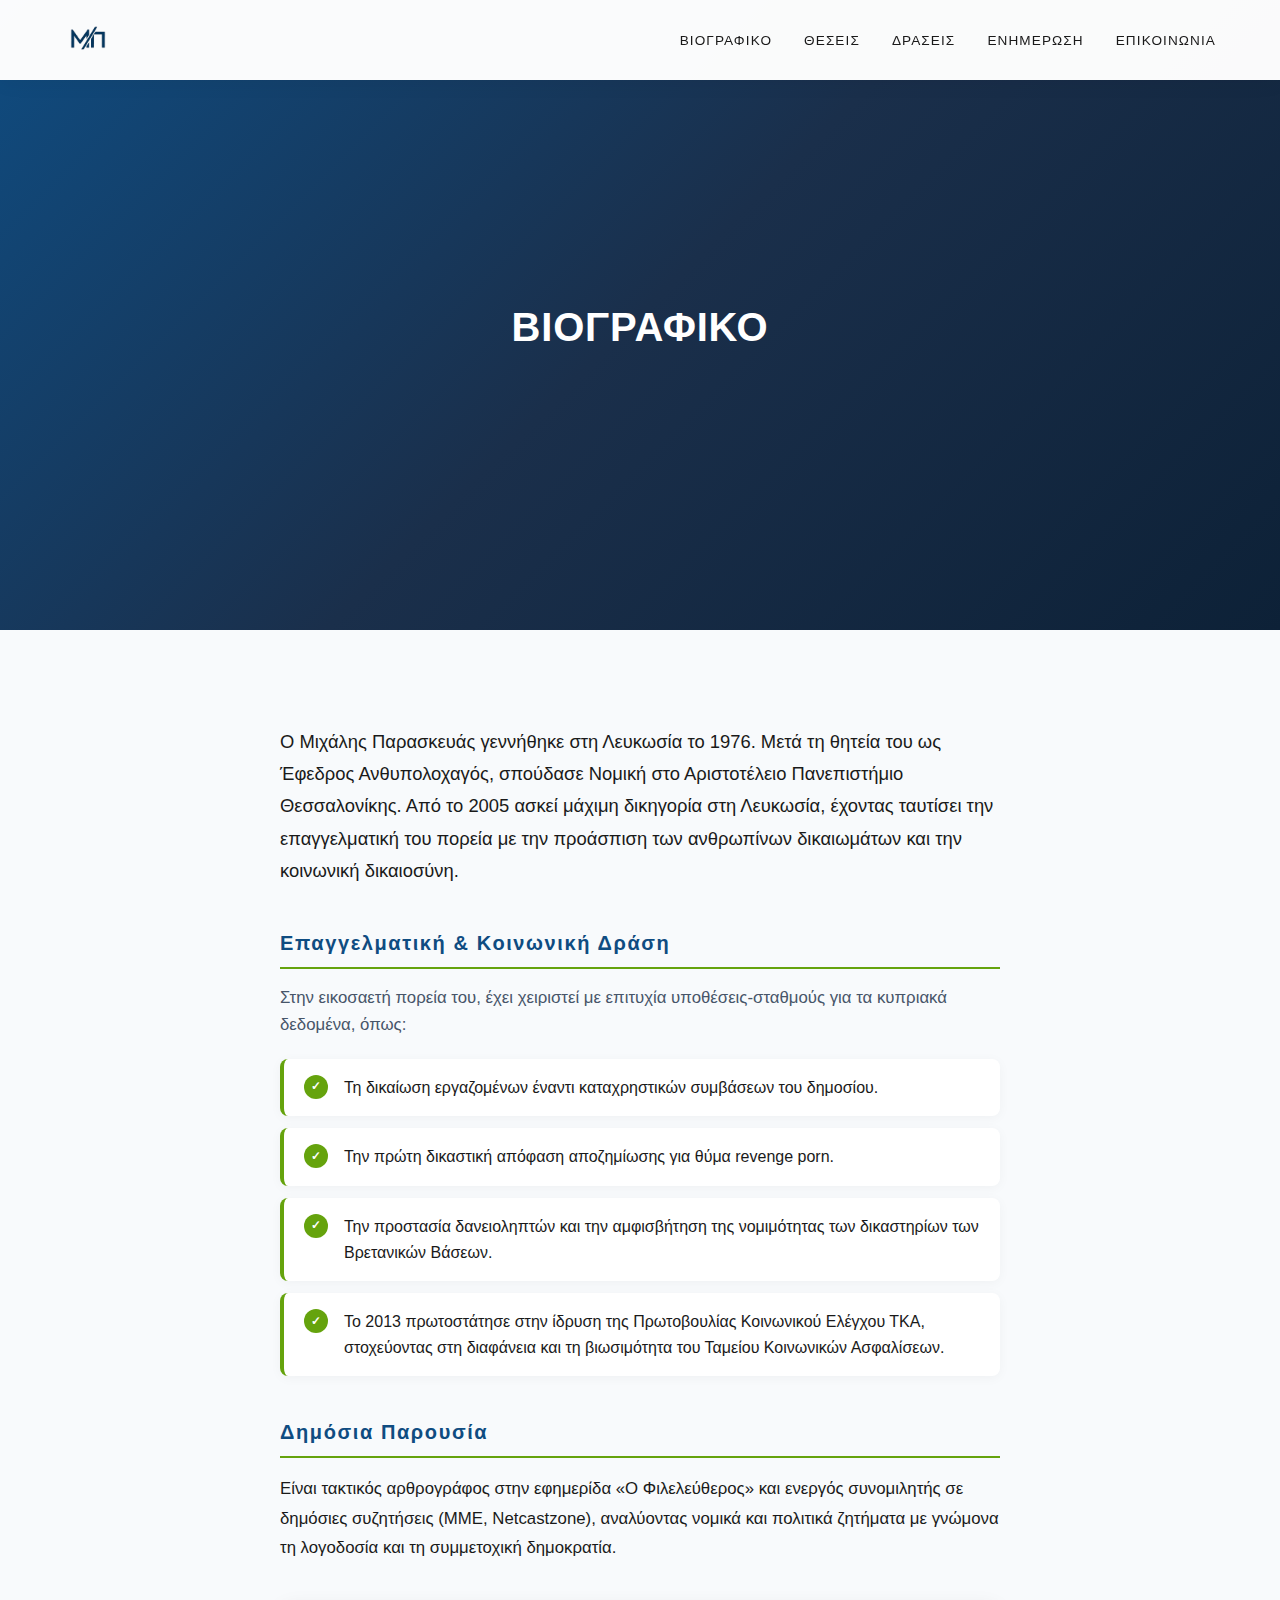
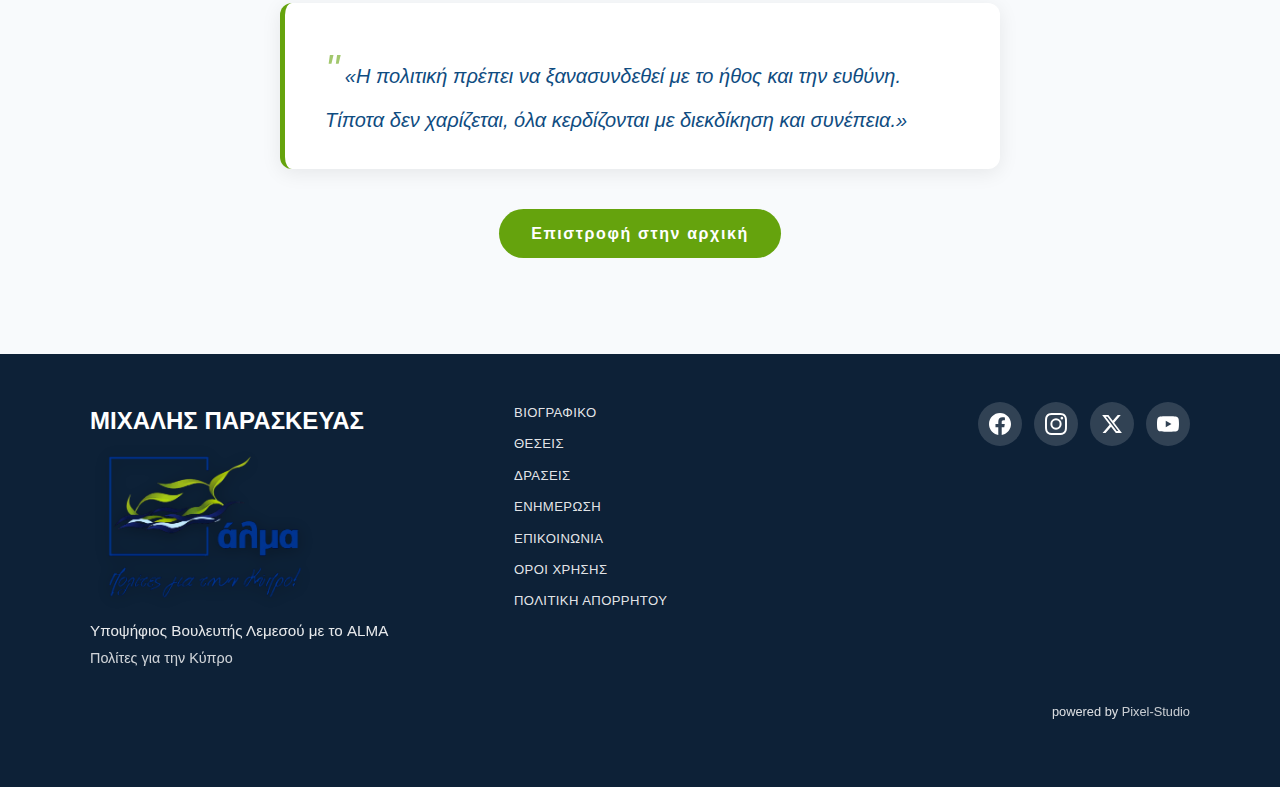
<file: biografiko/index.html>
<!DOCTYPE html>
<html lang="el">
<head>
    <meta charset="UTF-8">
    <meta name="viewport" content="width=device-width, initial-scale=1.0">
    <title>Βιογραφικό | Μιχάλης Παρασκευάς – Υποψήφιος Βουλευτής Λεμεσού με το ALMA</title>
    <meta name="description" content="Βιογραφικό του Μιχάλη Παρασκευά – Δικηγόρος, υποψήφιος με το Άλμα. Πολίτες για την Κύπρο.">
    <link rel="icon" type="image/png" href="/assets/michalis-logo.png">
    <link rel="stylesheet" href="/styles.css?v=20260320i">
</head>
<body>
    <a href="#main-content" class="skip-link">Μετάβαση στο κύριο περιεχόμενο</a>

    <header class="header">
        <nav class="nav" aria-label="Κύρια πλοήγηση">
            <a href="/" class="logo">
                <img src="/assets/michalis-logo.png" alt="Μιχάλης Παρασκευάς" class="logo-img">
            </a>
            <button class="nav-toggle" aria-label="Άνοιγμα μενού" aria-expanded="false">
                <span></span>
                <span></span>
                <span></span>
            </button>
            <ul class="nav-menu">
                <li><a href="/biografiko/">ΒΙΟΓΡΑΦΙΚΟ</a></li>
                <li><a href="/#theseis">ΘΕΣΕΙΣ</a></li>
                <li><a href="/#draseis">ΔΡΑΣΕΙΣ</a></li>
                <li><a href="/#enimerosi">ΕΝΗΜΕΡΩΣΗ</a></li>
                <li><a href="/epikoinonia/">ΕΠΙΚΟΙΝΩΝΙΑ</a></li>
            </ul>
        </nav>
    </header>

    <main id="main-content">
        <!-- Bio Hero -->
        <section class="bio-hero">
            <div class="bio-hero-photo-wrap" role="img" aria-label="Μιχάλης Παρασκευάς" style="background-image: url('/assets/biografiko-hero.png');"></div>
            <div class="bio-hero-overlay"></div>
            <div class="bio-hero-inner">
                <div class="bio-hero-content animate-on-scroll">
                    <h1 class="bio-hero-title">ΒΙΟΓΡΑΦΙΚΟ</h1>
                </div>
            </div>
        </section>

        <!-- Bio Content -->
        <section class="section bio-page-section">
            <div class="container">
                <div class="bio-page-content animate-on-scroll">
                    <p class="bio-intro">Ο Μιχάλης Παρασκευάς γεννήθηκε στη Λευκωσία το 1976. Μετά τη θητεία του ως Έφεδρος Ανθυπολοχαγός, σπούδασε Νομική στο Αριστοτέλειο Πανεπιστήμιο Θεσσαλονίκης. Από το 2005 ασκεί μάχιμη δικηγορία στη Λευκωσία, έχοντας ταυτίσει την επαγγελματική του πορεία με την προάσπιση των ανθρωπίνων δικαιωμάτων και την κοινωνική δικαιοσύνη.</p>

                    <h2 class="bio-section-title">Επαγγελματική & Κοινωνική Δράση</h2>
                    <p class="bio-lead">Στην εικοσαετή πορεία του, έχει χειριστεί με επιτυχία υποθέσεις-σταθμούς για τα κυπριακά δεδομένα, όπως:</p>

                    <ul class="bio-milestones">
                        <li class="bio-milestone">
                            <span class="bio-milestone-icon" aria-hidden="true">✓</span>
                            <span>Τη δικαίωση εργαζομένων έναντι καταχρηστικών συμβάσεων του δημοσίου.</span>
                        </li>
                        <li class="bio-milestone">
                            <span class="bio-milestone-icon" aria-hidden="true">✓</span>
                            <span>Την πρώτη δικαστική απόφαση αποζημίωσης για θύμα revenge porn.</span>
                        </li>
                        <li class="bio-milestone">
                            <span class="bio-milestone-icon" aria-hidden="true">✓</span>
                            <span>Την προστασία δανειοληπτών και την αμφισβήτηση της νομιμότητας των δικαστηρίων των Βρετανικών Βάσεων.</span>
                        </li>
                        <li class="bio-milestone">
                            <span class="bio-milestone-icon" aria-hidden="true">✓</span>
                            <span>Το 2013 πρωτοστάτησε στην ίδρυση της Πρωτοβουλίας Κοινωνικού Ελέγχου ΤΚΑ, στοχεύοντας στη διαφάνεια και τη βιωσιμότητα του Ταμείου Κοινωνικών Ασφαλίσεων.</span>
                        </li>
                    </ul>

                    <h2 class="bio-section-title">Δημόσια Παρουσία</h2>
                    <p class="bio-text">Είναι τακτικός αρθρογράφος στην εφημερίδα «Ο Φιλελεύθερος» και ενεργός συνομιλητής σε δημόσιες συζητήσεις (ΜΜΕ, Netcastzone), αναλύοντας νομικά και πολιτικά ζητήματα με γνώμονα τη λογοδοσία και τη συμμετοχική δημοκρατία.</p>

                    <blockquote class="bio-quote">
                        «Η πολιτική πρέπει να ξανασυνδεθεί με το ήθος και την ευθύνη. Τίποτα δεν χαρίζεται, όλα κερδίζονται με διεκδίκηση και συνέπεια.»
                    </blockquote>

                    <div class="bio-cta">
                        <a href="/" class="section-link">Επιστροφή στην αρχική</a>
                    </div>
                </div>
            </div>
        </section>
    </main>

    <footer class="footer">
        <div class="container animate-on-scroll">
            <div class="footer-content">
                <h2 class="footer-title">ΜΙΧΑΛΗΣ ΠΑΡΑΣΚΕΥΑΣ</h2>
                <img src="/assets/alma-logo.png" alt="Άλμα - Πολίτες για την Κύπρο" class="footer-party-logo">
                <p class="footer-subtitle">Υποψήφιος Βουλευτής Λεμεσού με το ALMA</p>
                <p class="footer-tagline">Πολίτες για την Κύπρο</p>
            </div>
            <nav class="footer-nav">
                <a href="/biografiko/">ΒΙΟΓΡΑΦΙΚΟ</a>
                <a href="/#theseis">ΘΕΣΕΙΣ</a>
                <a href="/#draseis">ΔΡΑΣΕΙΣ</a>
                <a href="/#enimerosi">ΕΝΗΜΕΡΩΣΗ</a>
                <a href="/epikoinonia/">ΕΠΙΚΟΙΝΩΝΙΑ</a>
                <a href="/oroi-xrisis/">ΟΡΟΙ ΧΡΗΣΗΣ</a>
                <a href="/politiki-aporittou/">ΠΟΛΙΤΙΚΗ ΑΠΟΡΡΗΤΟΥ</a>
            </nav>
            <div class="footer-social">
                <a href="https://www.facebook.com/paraskevamichalis" aria-label="Facebook" class="social-icon-link">
                    <svg class="social-icon" viewBox="0 0 24 24" fill="currentColor" aria-hidden="true"><path d="M24 12.073c0-6.627-5.373-12-12-12s-12 5.373-12 12c0 5.99 4.388 10.954 10.125 11.854v-8.385H7.078v-3.47h3.047V9.43c0-3.007 1.792-4.669 4.533-4.669 1.312 0 2.686.235 2.686.235v2.953H15.83c-1.491 0-1.956.925-1.956 1.874v2.25h3.328l-.532 3.47h-2.796v8.385C19.612 23.027 24 18.062 24 12.073z"/></svg>
                </a>
                <a href="https://www.instagram.com/michalisparaskevaslawyer/" aria-label="Instagram" class="social-icon-link">
                    <svg class="social-icon" viewBox="0 0 24 24" fill="currentColor" aria-hidden="true"><path d="M12 2.163c3.204 0 3.584.012 4.85.07 3.252.148 4.771 1.691 4.919 4.919.058 1.265.069 1.645.069 4.849 0 3.205-.012 3.584-.069 4.849-.149 3.225-1.664 4.771-4.919 4.919-1.266.058-1.644.07-4.85.07-3.204 0-3.584-.012-4.849-.07-3.26-.149-4.771-1.699-4.919-4.92-.058-1.265-.07-1.644-.07-4.849 0-3.204.013-3.583.07-4.849.149-3.227 1.664-4.771 4.919-4.919 1.266-.057 1.645-.069 4.849-.069zM12 0C8.741 0 8.333.014 7.053.072 2.695.272.273 2.69.073 7.052.014 8.333 0 8.741 0 12c0 3.259.014 3.668.072 4.948.2 4.358 2.618 6.78 6.98 6.98C8.333 23.986 8.741 24 12 24c3.259 0 3.668-.014 4.948-.072 4.354-.2 6.782-2.618 6.979-6.98.059-1.28.073-1.689.073-4.948 0-3.259-.014-3.667-.072-4.947-.196-4.354-2.617-6.78-6.979-6.98C15.668.014 15.259 0 12 0zm0 5.838a6.162 6.162 0 100 12.324 6.162 6.162 0 000-12.324zM12 16a4 4 0 110-8 4 4 0 010 8zm6.406-11.845a1.44 1.44 0 100 2.881 1.44 1.44 0 000-2.881z"/></svg>
                </a>
                <a href="https://x.com/osr55blog" aria-label="X (Twitter)" class="social-icon-link">
                    <svg class="social-icon" viewBox="0 0 24 24" fill="currentColor" aria-hidden="true"><path d="M18.244 2.25h3.308l-7.227 8.26 8.502 11.24H16.17l-5.214-6.817L4.99 21.75H1.68l7.73-8.835L1.254 2.25H8.08l4.713 6.231zm-1.161 17.52h1.833L7.084 4.126H5.117z"/></svg>
                </a>
                <a href="#" aria-label="LinkedIn" class="social-icon-link">
                    <svg class="social-icon" viewBox="0 0 24 24" fill="currentColor" aria-hidden="true"><path d="M20.447 20.452h-3.554v-5.569c0-1.328-.027-3.037-1.852-3.037-1.853 0-2.136 1.445-2.136 2.939v5.667H9.351V9h3.414v1.561h.046c.477-.9 1.637-1.85 3.37-1.85 3.601 0 4.267 2.37 4.267 5.455v6.286zM5.337 7.433c-1.144 0-2.063-.926-2.063-2.065 0-1.138.92-2.063 2.063-2.063 1.14 0 2.064.925 2.064 2.063 0 1.139-.925 2.065-2.064 2.065zm1.782 13.019H3.555V9h3.564v11.452zM22.225 0H1.771C.792 0 0 .774 0 1.729v20.542C0 23.227.792 24 1.771 24h20.451C23.2 24 24 23.227 24 22.271V1.729C24 .774 23.2 0 22.222 0h.003z"/></svg>
                </a>
                <a href="https://www.youtube.com/@osr555" aria-label="YouTube" class="social-icon-link">
                    <svg class="social-icon" viewBox="0 0 24 24" fill="currentColor" aria-hidden="true"><path d="M23.498 6.186a3.016 3.016 0 0 0-2.122-2.136C19.505 3.545 12 3.545 12 3.545s-7.505 0-9.377.505A3.017 3.017 0 0 0 .502 6.186C0 8.07 0 12 0 12s0 3.93.502 5.814a3.016 3.016 0 0 0 2.122 2.136c1.871.505 9.376.505 9.376.505s7.505 0 9.377-.505a3.015 3.015 0 0 0 2.122-2.136C24 15.93 24 12 24 12s0-3.93-.502-5.814zM9.545 15.568V8.432L15.818 12l-6.273 3.568z"/></svg>
                </a>
            </div>
            <p class="footer-credit">powered by <a href="https://www.pixel-studio.design/" target="_blank" rel="noopener noreferrer">Pixel-Studio</a></p>
        </div>
    </footer>

    <script src="/script.js?v=20260320i"></script>
</body>
</html>
</file>
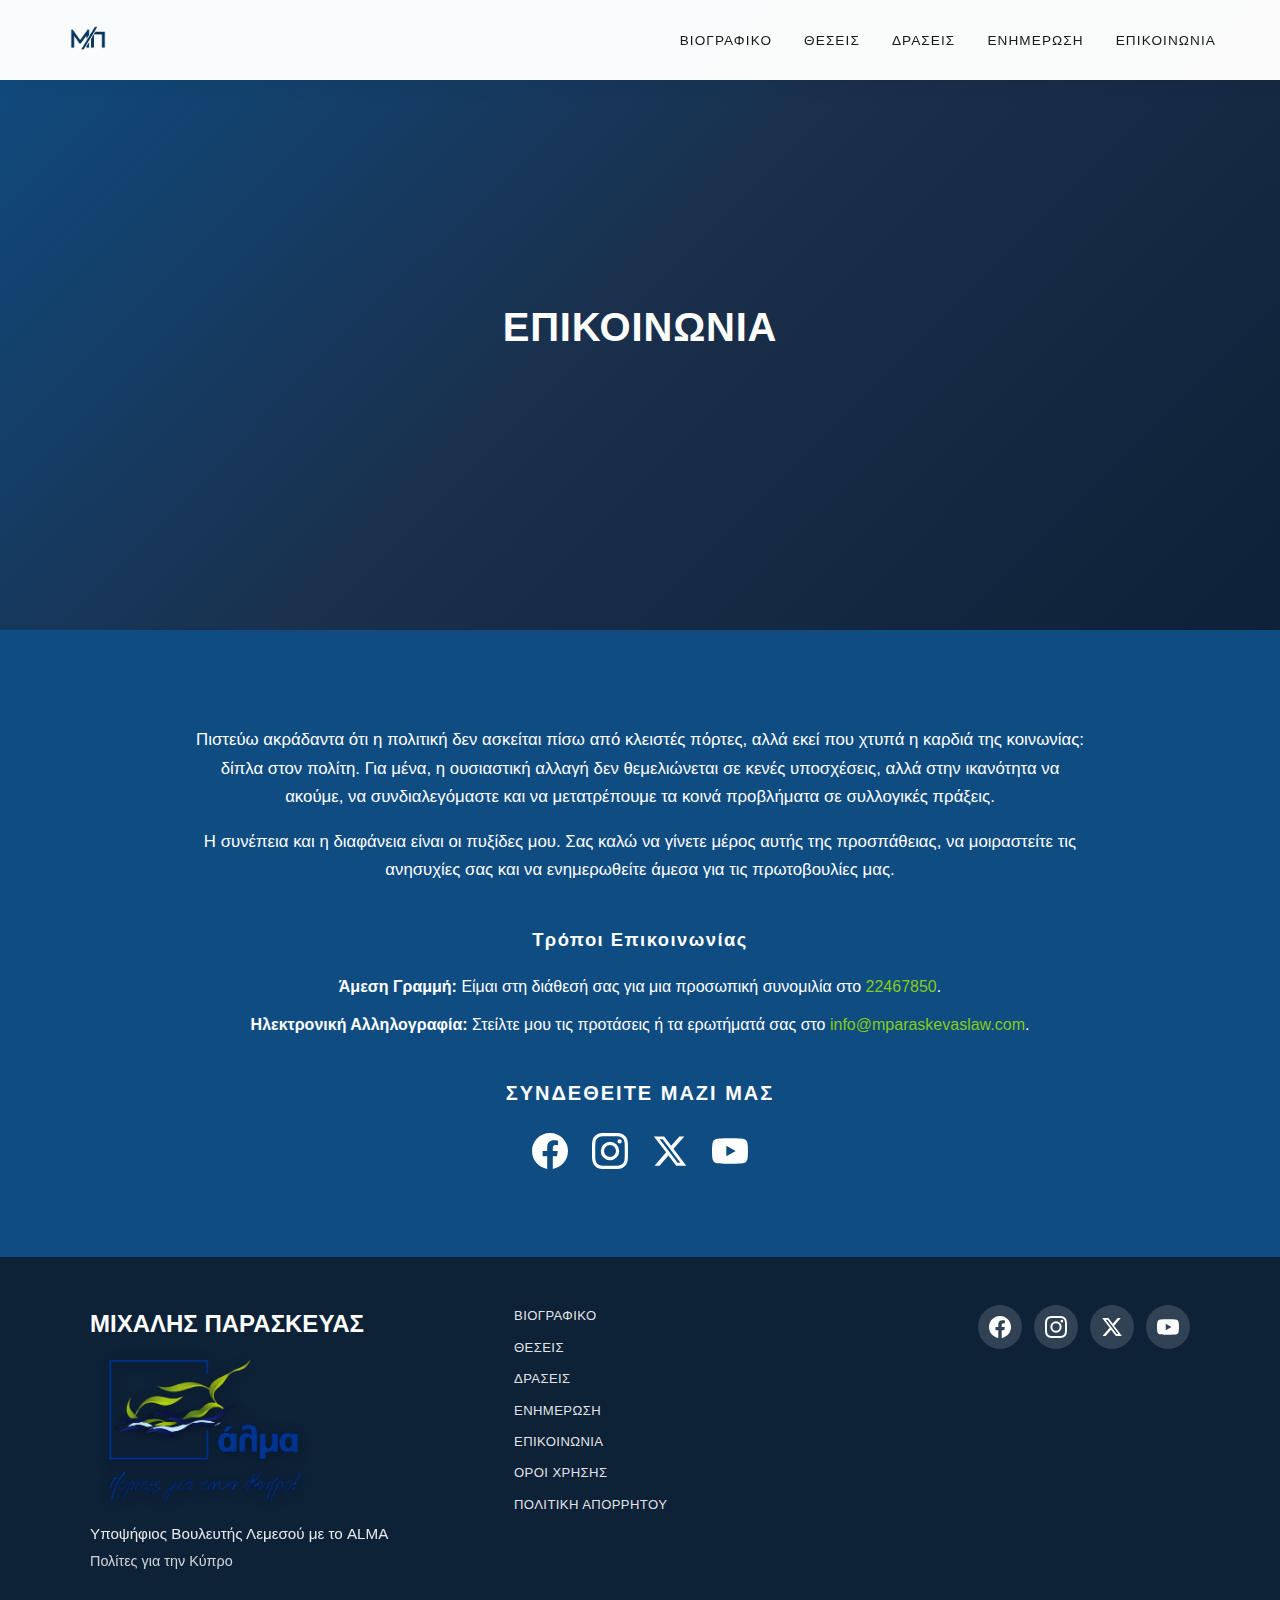
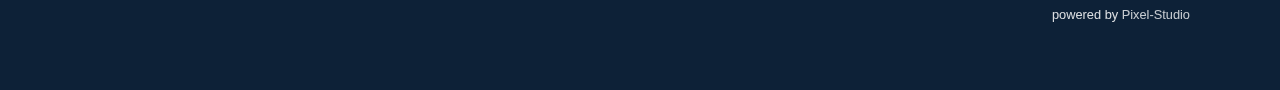
<file: epikoinonia/index.html>
<!DOCTYPE html>
<html lang="el">
<head>
    <meta charset="UTF-8">
    <meta name="viewport" content="width=device-width, initial-scale=1.0">
    <title>Επικοινωνία | Μιχάλης Παρασκευάς – Υποψήφιος Βουλευτής Λεμεσού με το ALMA</title>
    <meta name="description" content="Επικοινωνήστε με τον Μιχάλη Παρασκευά. Πολίτες για την Κύπρο.">
    <link rel="icon" type="image/png" href="/assets/michalis-logo.png">
    <link rel="stylesheet" href="/styles.css?v=20260320i">
</head>
<body>
    <a href="#main-content" class="skip-link">Μετάβαση στο κύριο περιεχόμενο</a>

    <header class="header">
        <nav class="nav" aria-label="Κύρια πλοήγηση">
            <a href="/" class="logo">
                <img src="/assets/michalis-logo.png" alt="Μιχάλης Παρασκευάς" class="logo-img">
            </a>
            <button class="nav-toggle" aria-label="Άνοιγμα μενού" aria-expanded="false">
                <span></span>
                <span></span>
                <span></span>
            </button>
            <ul class="nav-menu">
                <li><a href="/biografiko/">ΒΙΟΓΡΑΦΙΚΟ</a></li>
                <li><a href="/#theseis">ΘΕΣΕΙΣ</a></li>
                <li><a href="/#draseis">ΔΡΑΣΕΙΣ</a></li>
                <li><a href="/#enimerosi">ΕΝΗΜΕΡΩΣΗ</a></li>
                <li><a href="/epikoinonia/">ΕΠΙΚΟΙΝΩΝΙΑ</a></li>
            </ul>
        </nav>
    </header>

    <main id="main-content">
        <!-- Contact Hero -->
        <section class="bio-hero contact-hero">
            <div class="bio-hero-photo-wrap" role="img" aria-label="Επικοινωνία" style="background-image: url('/assets/epikoinonia-hero.png');"></div>
            <div class="bio-hero-overlay"></div>
            <div class="bio-hero-inner">
                <div class="bio-hero-content animate-on-scroll">
                    <h1 class="bio-hero-title">ΕΠΙΚΟΙΝΩΝΙΑ</h1>
                </div>
            </div>
        </section>

        <!-- Contact Content -->
        <section class="section contact-section contact-page">
            <div class="container animate-on-scroll">
                <div class="contact-content">
                    <div class="contact-message">
                        <p>Πιστεύω ακράδαντα ότι η πολιτική δεν ασκείται πίσω από κλειστές πόρτες, αλλά εκεί που χτυπά η καρδιά της κοινωνίας: δίπλα στον πολίτη. Για μένα, η ουσιαστική αλλαγή δεν θεμελιώνεται σε κενές υποσχέσεις, αλλά στην ικανότητα να ακούμε, να συνδιαλεγόμαστε και να μετατρέπουμε τα κοινά προβλήματα σε συλλογικές πράξεις.</p>
                        <p>Η συνέπεια και η διαφάνεια είναι οι πυξίδες μου. Σας καλώ να γίνετε μέρος αυτής της προσπάθειας, να μοιραστείτε τις ανησυχίες σας και να ενημερωθείτε άμεσα για τις πρωτοβουλίες μας.</p>
                    </div>
                    <h2 class="contact-ways-title">Τρόποι Επικοινωνίας</h2>
                    <ul class="contact-ways-list">
                        <li><strong>Άμεση Γραμμή:</strong> Είμαι στη διάθεσή σας για μια προσωπική συνομιλία στο <a href="tel:+35722467850">22467850</a>.</li>
                        <li><strong>Ηλεκτρονική Αλληλογραφία:</strong> Στείλτε μου τις προτάσεις ή τα ερωτήματά σας στο <a href="mailto:info@mparaskevaslaw.com">info@mparaskevaslaw.com</a>.</li>
                    </ul>
                    <p class="contact-tagline">ΣΥΝΔΕΘΕΙΤΕ ΜΑΖΙ ΜΑΣ</p>
                    <div class="social-links">
                        <a href="https://www.facebook.com/paraskevamichalis" aria-label="Facebook" class="social-icon-link">
                            <svg class="social-icon" viewBox="0 0 24 24" fill="currentColor" aria-hidden="true"><path d="M24 12.073c0-6.627-5.373-12-12-12s-12 5.373-12 12c0 5.99 4.388 10.954 10.125 11.854v-8.385H7.078v-3.47h3.047V9.43c0-3.007 1.792-4.669 4.533-4.669 1.312 0 2.686.235 2.686.235v2.953H15.83c-1.491 0-1.956.925-1.956 1.874v2.25h3.328l-.532 3.47h-2.796v8.385C19.612 23.027 24 18.062 24 12.073z"/></svg>
                        </a>
                        <a href="https://www.instagram.com/michalisparaskevaslawyer/" aria-label="Instagram" class="social-icon-link">
                            <svg class="social-icon" viewBox="0 0 24 24" fill="currentColor" aria-hidden="true"><path d="M12 2.163c3.204 0 3.584.012 4.85.07 3.252.148 4.771 1.691 4.919 4.919.058 1.265.069 1.645.069 4.849 0 3.205-.012 3.584-.069 4.849-.149 3.225-1.664 4.771-4.919 4.919-1.266.058-1.644.07-4.85.07-3.204 0-3.584-.012-4.849-.07-3.26-.149-4.771-1.699-4.919-4.92-.058-1.265-.07-1.644-.07-4.849 0-3.204.013-3.583.07-4.849.149-3.227 1.664-4.771 4.919-4.919 1.266-.057 1.645-.069 4.849-.069zM12 0C8.741 0 8.333.014 7.053.072 2.695.272.273 2.69.073 7.052.014 8.333 0 8.741 0 12c0 3.259.014 3.668.072 4.948.2 4.358 2.618 6.78 6.98 6.98C8.333 23.986 8.741 24 12 24c3.259 0 3.668-.014 4.948-.072 4.354-.2 6.782-2.618 6.979-6.98.059-1.28.073-1.689.073-4.948 0-3.259-.014-3.667-.072-4.947-.196-4.354-2.617-6.78-6.979-6.98C15.668.014 15.259 0 12 0zm0 5.838a6.162 6.162 0 100 12.324 6.162 6.162 0 000-12.324zM12 16a4 4 0 110-8 4 4 0 010 8zm6.406-11.845a1.44 1.44 0 100 2.881 1.44 1.44 0 000-2.881z"/></svg>
                        </a>
                        <a href="https://x.com/osr55blog" aria-label="X (Twitter)" class="social-icon-link">
                            <svg class="social-icon" viewBox="0 0 24 24" fill="currentColor" aria-hidden="true"><path d="M18.244 2.25h3.308l-7.227 8.26 8.502 11.24H16.17l-5.214-6.817L4.99 21.75H1.68l7.73-8.835L1.254 2.25H8.08l4.713 6.231zm-1.161 17.52h1.833L7.084 4.126H5.117z"/></svg>
                        </a>
                        <a href="#" aria-label="LinkedIn" class="social-icon-link">
                            <svg class="social-icon" viewBox="0 0 24 24" fill="currentColor" aria-hidden="true"><path d="M20.447 20.452h-3.554v-5.569c0-1.328-.027-3.037-1.852-3.037-1.853 0-2.136 1.445-2.136 2.939v5.667H9.351V9h3.414v1.561h.046c.477-.9 1.637-1.85 3.37-1.85 3.601 0 4.267 2.37 4.267 5.455v6.286zM5.337 7.433c-1.144 0-2.063-.926-2.063-2.065 0-1.138.92-2.063 2.063-2.063 1.14 0 2.064.925 2.064 2.063 0 1.139-.925 2.065-2.064 2.065zm1.782 13.019H3.555V9h3.564v11.452zM22.225 0H1.771C.792 0 0 .774 0 1.729v20.542C0 23.227.792 24 1.771 24h20.451C23.2 24 24 23.227 24 22.271V1.729C24 .774 23.2 0 22.222 0h.003z"/></svg>
                        </a>
                <a href="https://www.youtube.com/@osr555" aria-label="YouTube" class="social-icon-link">
                    <svg class="social-icon" viewBox="0 0 24 24" fill="currentColor" aria-hidden="true"><path d="M23.498 6.186a3.016 3.016 0 0 0-2.122-2.136C19.505 3.545 12 3.545 12 3.545s-7.505 0-9.377.505A3.017 3.017 0 0 0 .502 6.186C0 8.07 0 12 0 12s0 3.93.502 5.814a3.016 3.016 0 0 0 2.122 2.136c1.871.505 9.376.505 9.376.505s7.505 0 9.377-.505a3.015 3.015 0 0 0 2.122-2.136C24 15.93 24 12 24 12s0-3.93-.502-5.814zM9.545 15.568V8.432L15.818 12l-6.273 3.568z"/></svg>
                </a>
                    </div>
                </div>
            </div>
        </section>
    </main>

    <footer class="footer">
        <div class="container animate-on-scroll">
            <div class="footer-content">
                <h2 class="footer-title">ΜΙΧΑΛΗΣ ΠΑΡΑΣΚΕΥΑΣ</h2>
                <img src="/assets/alma-logo.png" alt="Άλμα - Πολίτες για την Κύπρο" class="footer-party-logo">
                <p class="footer-subtitle">Υποψήφιος Βουλευτής Λεμεσού με το ALMA</p>
                <p class="footer-tagline">Πολίτες για την Κύπρο</p>
            </div>
            <nav class="footer-nav">
                <a href="/biografiko/">ΒΙΟΓΡΑΦΙΚΟ</a>
                <a href="/#theseis">ΘΕΣΕΙΣ</a>
                <a href="/#draseis">ΔΡΑΣΕΙΣ</a>
                <a href="/#enimerosi">ΕΝΗΜΕΡΩΣΗ</a>
                <a href="/epikoinonia/">ΕΠΙΚΟΙΝΩΝΙΑ</a>
                <a href="/oroi-xrisis/">ΟΡΟΙ ΧΡΗΣΗΣ</a>
                <a href="/politiki-aporittou/">ΠΟΛΙΤΙΚΗ ΑΠΟΡΡΗΤΟΥ</a>
            </nav>
            <div class="footer-social">
                <a href="https://www.facebook.com/paraskevamichalis" aria-label="Facebook" class="social-icon-link">
                    <svg class="social-icon" viewBox="0 0 24 24" fill="currentColor" aria-hidden="true"><path d="M24 12.073c0-6.627-5.373-12-12-12s-12 5.373-12 12c0 5.99 4.388 10.954 10.125 11.854v-8.385H7.078v-3.47h3.047V9.43c0-3.007 1.792-4.669 4.533-4.669 1.312 0 2.686.235 2.686.235v2.953H15.83c-1.491 0-1.956.925-1.956 1.874v2.25h3.328l-.532 3.47h-2.796v8.385C19.612 23.027 24 18.062 24 12.073z"/></svg>
                </a>
                <a href="https://www.instagram.com/michalisparaskevaslawyer/" aria-label="Instagram" class="social-icon-link">
                    <svg class="social-icon" viewBox="0 0 24 24" fill="currentColor" aria-hidden="true"><path d="M12 2.163c3.204 0 3.584.012 4.85.07 3.252.148 4.771 1.691 4.919 4.919.058 1.265.069 1.645.069 4.849 0 3.205-.012 3.584-.069 4.849-.149 3.225-1.664 4.771-4.919 4.919-1.266.058-1.644.07-4.85.07-3.204 0-3.584-.012-4.849-.07-3.26-.149-4.771-1.699-4.919-4.92-.058-1.265-.07-1.644-.07-4.849 0-3.204.013-3.583.07-4.849.149-3.227 1.664-4.771 4.919-4.919 1.266-.057 1.645-.069 4.849-.069zM12 0C8.741 0 8.333.014 7.053.072 2.695.272.273 2.69.073 7.052.014 8.333 0 8.741 0 12c0 3.259.014 3.668.072 4.948.2 4.358 2.618 6.78 6.98 6.98C8.333 23.986 8.741 24 12 24c3.259 0 3.668-.014 4.948-.072 4.354-.2 6.782-2.618 6.979-6.98.059-1.28.073-1.689.073-4.948 0-3.259-.014-3.667-.072-4.947-.196-4.354-2.617-6.78-6.979-6.98C15.668.014 15.259 0 12 0zm0 5.838a6.162 6.162 0 100 12.324 6.162 6.162 0 000-12.324zM12 16a4 4 0 110-8 4 4 0 010 8zm6.406-11.845a1.44 1.44 0 100 2.881 1.44 1.44 0 000-2.881z"/></svg>
                </a>
                <a href="https://x.com/osr55blog" aria-label="X (Twitter)" class="social-icon-link">
                    <svg class="social-icon" viewBox="0 0 24 24" fill="currentColor" aria-hidden="true"><path d="M18.244 2.25h3.308l-7.227 8.26 8.502 11.24H16.17l-5.214-6.817L4.99 21.75H1.68l7.73-8.835L1.254 2.25H8.08l4.713 6.231zm-1.161 17.52h1.833L7.084 4.126H5.117z"/></svg>
                </a>
                <a href="#" aria-label="LinkedIn" class="social-icon-link">
                    <svg class="social-icon" viewBox="0 0 24 24" fill="currentColor" aria-hidden="true"><path d="M20.447 20.452h-3.554v-5.569c0-1.328-.027-3.037-1.852-3.037-1.853 0-2.136 1.445-2.136 2.939v5.667H9.351V9h3.414v1.561h.046c.477-.9 1.637-1.85 3.37-1.85 3.601 0 4.267 2.37 4.267 5.455v6.286zM5.337 7.433c-1.144 0-2.063-.926-2.063-2.065 0-1.138.92-2.063 2.063-2.063 1.14 0 2.064.925 2.064 2.063 0 1.139-.925 2.065-2.064 2.065zm1.782 13.019H3.555V9h3.564v11.452zM22.225 0H1.771C.792 0 0 .774 0 1.729v20.542C0 23.227.792 24 1.771 24h20.451C23.2 24 24 23.227 24 22.271V1.729C24 .774 23.2 0 22.222 0h.003z"/></svg>
                </a>
                <a href="https://www.youtube.com/@osr555" aria-label="YouTube" class="social-icon-link">
                    <svg class="social-icon" viewBox="0 0 24 24" fill="currentColor" aria-hidden="true"><path d="M23.498 6.186a3.016 3.016 0 0 0-2.122-2.136C19.505 3.545 12 3.545 12 3.545s-7.505 0-9.377.505A3.017 3.017 0 0 0 .502 6.186C0 8.07 0 12 0 12s0 3.93.502 5.814a3.016 3.016 0 0 0 2.122 2.136c1.871.505 9.376.505 9.376.505s7.505 0 9.377-.505a3.015 3.015 0 0 0 2.122-2.136C24 15.93 24 12 24 12s0-3.93-.502-5.814zM9.545 15.568V8.432L15.818 12l-6.273 3.568z"/></svg>
                </a>
            </div>
            <p class="footer-credit">powered by <a href="https://www.pixel-studio.design/" target="_blank" rel="noopener noreferrer">Pixel-Studio</a></p>
        </div>
    </footer>

    <script src="/script.js?v=20260320i"></script>
</body>
</html>
</file>
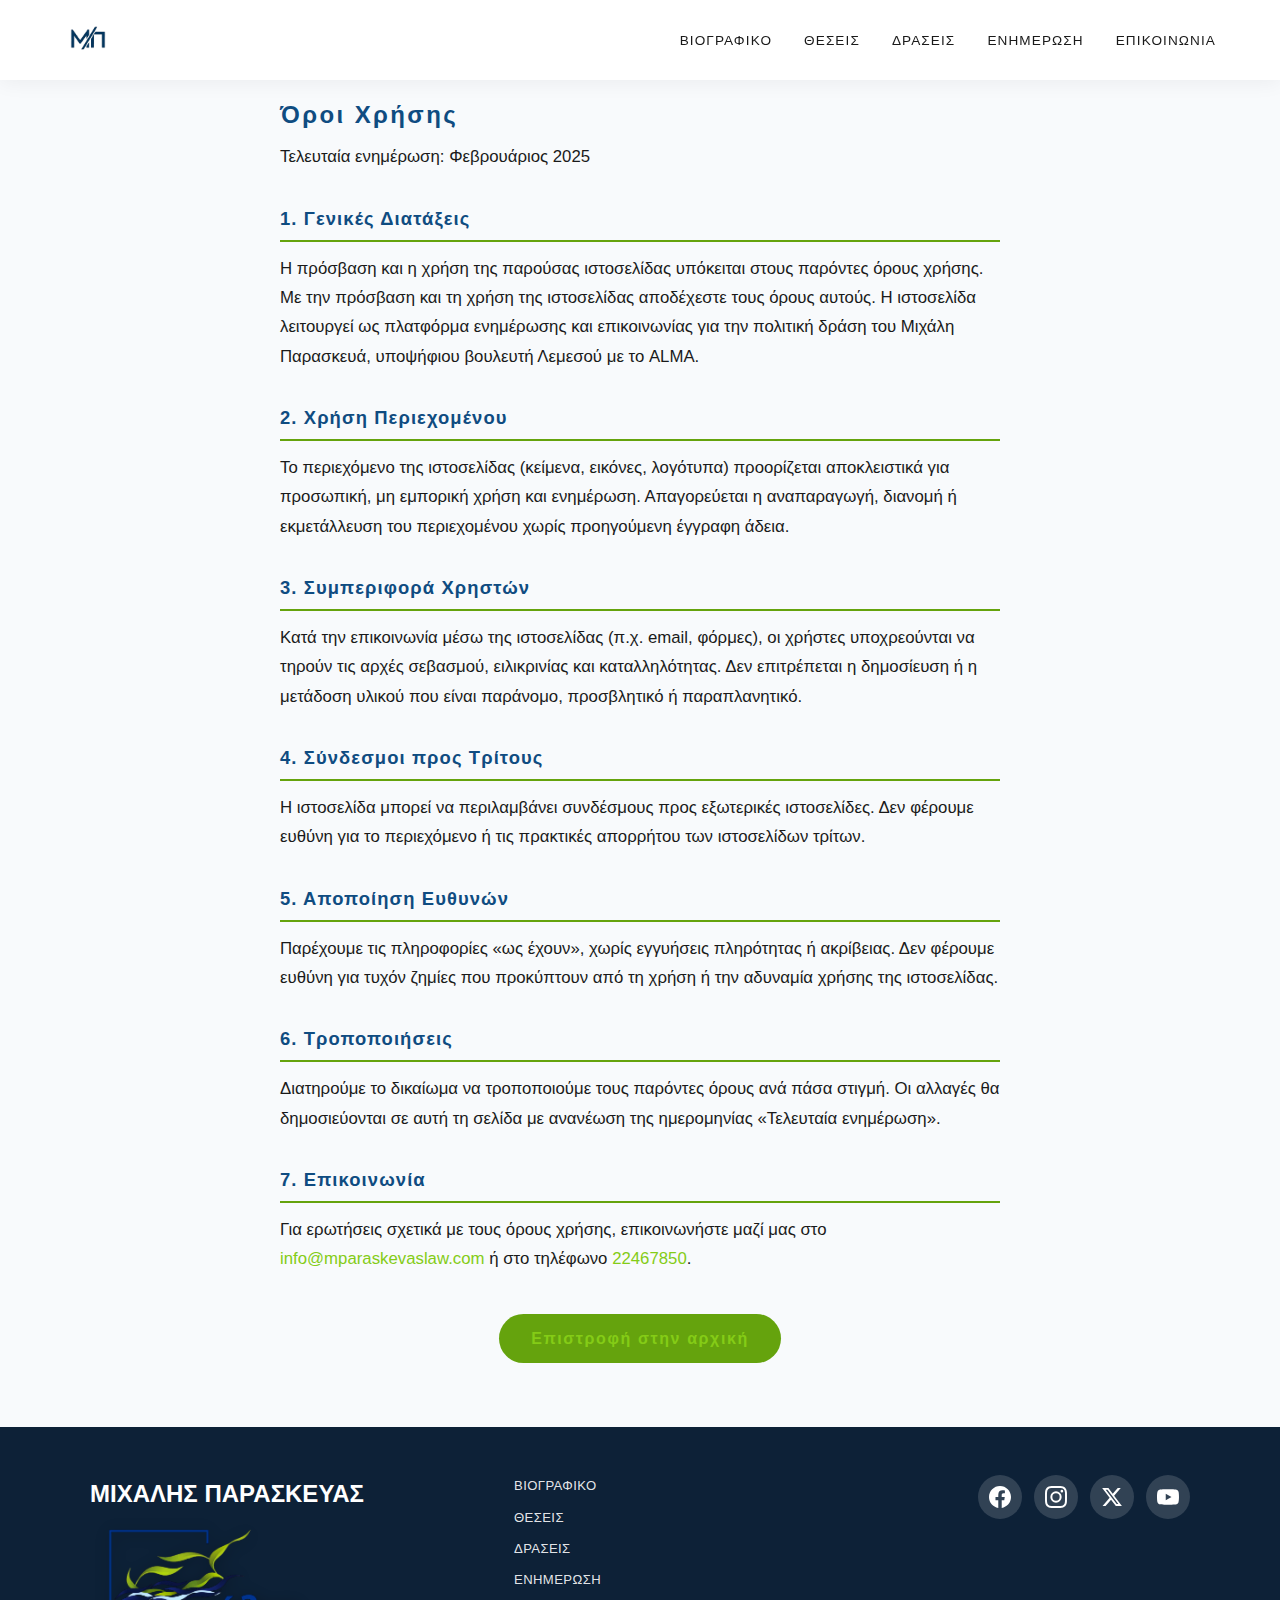
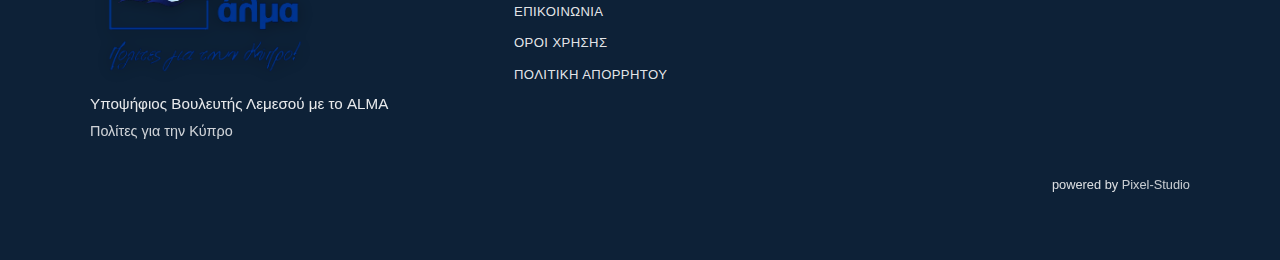
<file: oroi-xrisis/index.html>
<!DOCTYPE html>
<html lang="el">
<head>
    <meta charset="UTF-8">
    <meta name="viewport" content="width=device-width, initial-scale=1.0">
    <title>Όροι Χρήσης | Μιχάλης Παρασκευάς – Υποψήφιος Βουλευτής Λεμεσού με το ALMA</title>
    <meta name="description" content="Όροι χρήσης της ιστοσελίδας του Μιχάλη Παρασκευά. Πολίτες για την Κύπρο.">
    <link rel="icon" type="image/png" href="/assets/michalis-logo.png">
    <link rel="stylesheet" href="/styles.css?v=20260320i">
</head>
<body>
    <a href="#main-content" class="skip-link">Μετάβαση στο κύριο περιεχόμενο</a>

    <header class="header">
        <nav class="nav" aria-label="Κύρια πλοήγηση">
            <a href="/" class="logo">
                <img src="/assets/michalis-logo.png" alt="Μιχάλης Παρασκευάς" class="logo-img">
            </a>
            <button class="nav-toggle" aria-label="Άνοιγμα μενού" aria-expanded="false">
                <span></span>
                <span></span>
                <span></span>
            </button>
            <ul class="nav-menu">
                <li><a href="/biografiko/">ΒΙΟΓΡΑΦΙΚΟ</a></li>
                <li><a href="/#theseis">ΘΕΣΕΙΣ</a></li>
                <li><a href="/#draseis">ΔΡΑΣΕΙΣ</a></li>
                <li><a href="/#enimerosi">ΕΝΗΜΕΡΩΣΗ</a></li>
                <li><a href="/epikoinonia/">ΕΠΙΚΟΙΝΩΝΙΑ</a></li>
            </ul>
        </nav>
    </header>

    <main id="main-content">
        <section class="section legal-page-section">
            <div class="container">
                <div class="legal-page-content animate-on-scroll">
                    <h1 class="page-title legal-page-title">Όροι Χρήσης</h1>
                    <p class="legal-updated">Τελευταία ενημέρωση: Φεβρουάριος 2025</p>

                    <h2 class="legal-section-title">1. Γενικές Διατάξεις</h2>
                    <p>Η πρόσβαση και η χρήση της παρούσας ιστοσελίδας υπόκειται στους παρόντες όρους χρήσης. Με την πρόσβαση και τη χρήση της ιστοσελίδας αποδέχεστε τους όρους αυτούς. Η ιστοσελίδα λειτουργεί ως πλατφόρμα ενημέρωσης και επικοινωνίας για την πολιτική δράση του Μιχάλη Παρασκευά, υποψήφιου βουλευτή Λεμεσού με το ALMA.</p>

                    <h2 class="legal-section-title">2. Χρήση Περιεχομένου</h2>
                    <p>Το περιεχόμενο της ιστοσελίδας (κείμενα, εικόνες, λογότυπα) προορίζεται αποκλειστικά για προσωπική, μη εμπορική χρήση και ενημέρωση. Απαγορεύεται η αναπαραγωγή, διανομή ή εκμετάλλευση του περιεχομένου χωρίς προηγούμενη έγγραφη άδεια.</p>

                    <h2 class="legal-section-title">3. Συμπεριφορά Χρηστών</h2>
                    <p>Κατά την επικοινωνία μέσω της ιστοσελίδας (π.χ. email, φόρμες), οι χρήστες υποχρεούνται να τηρούν τις αρχές σεβασμού, ειλικρινίας και καταλληλότητας. Δεν επιτρέπεται η δημοσίευση ή η μετάδοση υλικού που είναι παράνομο, προσβλητικό ή παραπλανητικό.</p>

                    <h2 class="legal-section-title">4. Σύνδεσμοι προς Τρίτους</h2>
                    <p>Η ιστοσελίδα μπορεί να περιλαμβάνει συνδέσμους προς εξωτερικές ιστοσελίδες. Δεν φέρουμε ευθύνη για το περιεχόμενο ή τις πρακτικές απορρήτου των ιστοσελίδων τρίτων.</p>

                    <h2 class="legal-section-title">5. Αποποίηση Ευθυνών</h2>
                    <p>Παρέχουμε τις πληροφορίες «ως έχουν», χωρίς εγγυήσεις πληρότητας ή ακρίβειας. Δεν φέρουμε ευθύνη για τυχόν ζημίες που προκύπτουν από τη χρήση ή την αδυναμία χρήσης της ιστοσελίδας.</p>

                    <h2 class="legal-section-title">6. Τροποποιήσεις</h2>
                    <p>Διατηρούμε το δικαίωμα να τροποποιούμε τους παρόντες όρους ανά πάσα στιγμή. Οι αλλαγές θα δημοσιεύονται σε αυτή τη σελίδα με ανανέωση της ημερομηνίας «Τελευταία ενημέρωση».</p>

                    <h2 class="legal-section-title">7. Επικοινωνία</h2>
                    <p>Για ερωτήσεις σχετικά με τους όρους χρήσης, επικοινωνήστε μαζί μας στο <a href="mailto:info@mparaskevaslaw.com">info@mparaskevaslaw.com</a> ή στο τηλέφωνο <a href="tel:+35722467850">22467850</a>.</p>

                    <div class="legal-cta">
                        <a href="/" class="section-link">Επιστροφή στην αρχική</a>
                    </div>
                </div>
            </div>
        </section>
    </main>

    <footer class="footer">
        <div class="container animate-on-scroll">
            <div class="footer-content">
                <h2 class="footer-title">ΜΙΧΑΛΗΣ ΠΑΡΑΣΚΕΥΑΣ</h2>
                <img src="/assets/alma-logo.png" alt="Άλμα - Πολίτες για την Κύπρο" class="footer-party-logo">
                <p class="footer-subtitle">Υποψήφιος Βουλευτής Λεμεσού με το ALMA</p>
                <p class="footer-tagline">Πολίτες για την Κύπρο</p>
            </div>
            <nav class="footer-nav">
                <a href="/biografiko/">ΒΙΟΓΡΑΦΙΚΟ</a>
                <a href="/#theseis">ΘΕΣΕΙΣ</a>
                <a href="/#draseis">ΔΡΑΣΕΙΣ</a>
                <a href="/#enimerosi">ΕΝΗΜΕΡΩΣΗ</a>
                <a href="/epikoinonia/">ΕΠΙΚΟΙΝΩΝΙΑ</a>
                <a href="/oroi-xrisis/">ΟΡΟΙ ΧΡΗΣΗΣ</a>
                <a href="/politiki-aporittou/">ΠΟΛΙΤΙΚΗ ΑΠΟΡΡΗΤΟΥ</a>
            </nav>
            <div class="footer-social">
                <a href="https://www.facebook.com/paraskevamichalis" aria-label="Facebook" class="social-icon-link">
                    <svg class="social-icon" viewBox="0 0 24 24" fill="currentColor" aria-hidden="true"><path d="M24 12.073c0-6.627-5.373-12-12-12s-12 5.373-12 12c0 5.99 4.388 10.954 10.125 11.854v-8.385H7.078v-3.47h3.047V9.43c0-3.007 1.792-4.669 4.533-4.669 1.312 0 2.686.235 2.686.235v2.953H15.83c-1.491 0-1.956.925-1.956 1.874v2.25h3.328l-.532 3.47h-2.796v8.385C19.612 23.027 24 18.062 24 12.073z"/></svg>
                </a>
                <a href="https://www.instagram.com/michalisparaskevaslawyer/" aria-label="Instagram" class="social-icon-link">
                    <svg class="social-icon" viewBox="0 0 24 24" fill="currentColor" aria-hidden="true"><path d="M12 2.163c3.204 0 3.584.012 4.85.07 3.252.148 4.771 1.691 4.919 4.919.058 1.265.069 1.645.069 4.849 0 3.205-.012 3.584-.069 4.849-.149 3.225-1.664 4.771-4.919 4.919-1.266.058-1.644.07-4.85.07-3.204 0-3.584-.012-4.849-.07-3.26-.149-4.771-1.699-4.919-4.92-.058-1.265-.07-1.644-.07-4.849 0-3.204.013-3.583.07-4.849.149-3.227 1.664-4.771 4.919-4.919 1.266-.057 1.645-.069 4.849-.069zM12 0C8.741 0 8.333.014 7.053.072 2.695.272.273 2.69.073 7.052.014 8.333 0 8.741 0 12c0 3.259.014 3.668.072 4.948.2 4.358 2.618 6.78 6.98 6.98C8.333 23.986 8.741 24 12 24c3.259 0 3.668-.014 4.948-.072 4.354-.2 6.782-2.618 6.979-6.98.059-1.28.073-1.689.073-4.948 0-3.259-.014-3.667-.072-4.947-.196-4.354-2.617-6.78-6.979-6.98C15.668.014 15.259 0 12 0zm0 5.838a6.162 6.162 0 100 12.324 6.162 6.162 0 000-12.324zM12 16a4 4 0 110-8 4 4 0 010 8zm6.406-11.845a1.44 1.44 0 100 2.881 1.44 1.44 0 000-2.881z"/></svg>
                </a>
                <a href="https://x.com/osr55blog" aria-label="X (Twitter)" class="social-icon-link">
                    <svg class="social-icon" viewBox="0 0 24 24" fill="currentColor" aria-hidden="true"><path d="M18.244 2.25h3.308l-7.227 8.26 8.502 11.24H16.17l-5.214-6.817L4.99 21.75H1.68l7.73-8.835L1.254 2.25H8.08l4.713 6.231zm-1.161 17.52h1.833L7.084 4.126H5.117z"/></svg>
                </a>
                <a href="#" aria-label="LinkedIn" class="social-icon-link">
                    <svg class="social-icon" viewBox="0 0 24 24" fill="currentColor" aria-hidden="true"><path d="M20.447 20.452h-3.554v-5.569c0-1.328-.027-3.037-1.852-3.037-1.853 0-2.136 1.445-2.136 2.939v5.667H9.351V9h3.414v1.561h.046c.477-.9 1.637-1.85 3.37-1.85 3.601 0 4.267 2.37 4.267 5.455v6.286zM5.337 7.433c-1.144 0-2.063-.926-2.063-2.065 0-1.138.92-2.063 2.063-2.063 1.14 0 2.064.925 2.064 2.063 0 1.139-.925 2.065-2.064 2.065zm1.782 13.019H3.555V9h3.564v11.452zM22.225 0H1.771C.792 0 0 .774 0 1.729v20.542C0 23.227.792 24 1.771 24h20.451C23.2 24 24 23.227 24 22.271V1.729C24 .774 23.2 0 22.222 0h.003z"/></svg>
                </a>
                <a href="https://www.youtube.com/@osr555" aria-label="YouTube" class="social-icon-link">
                    <svg class="social-icon" viewBox="0 0 24 24" fill="currentColor" aria-hidden="true"><path d="M23.498 6.186a3.016 3.016 0 0 0-2.122-2.136C19.505 3.545 12 3.545 12 3.545s-7.505 0-9.377.505A3.017 3.017 0 0 0 .502 6.186C0 8.07 0 12 0 12s0 3.93.502 5.814a3.016 3.016 0 0 0 2.122 2.136c1.871.505 9.376.505 9.376.505s7.505 0 9.377-.505a3.015 3.015 0 0 0 2.122-2.136C24 15.93 24 12 24 12s0-3.93-.502-5.814zM9.545 15.568V8.432L15.818 12l-6.273 3.568z"/></svg>
                </a>
            </div>
            <p class="footer-credit">powered by <a href="https://www.pixel-studio.design/" target="_blank" rel="noopener noreferrer">Pixel-Studio</a></p>
        </div>
    </footer>

    <script src="/script.js?v=20260320i"></script>
</body>
</html>
</file>
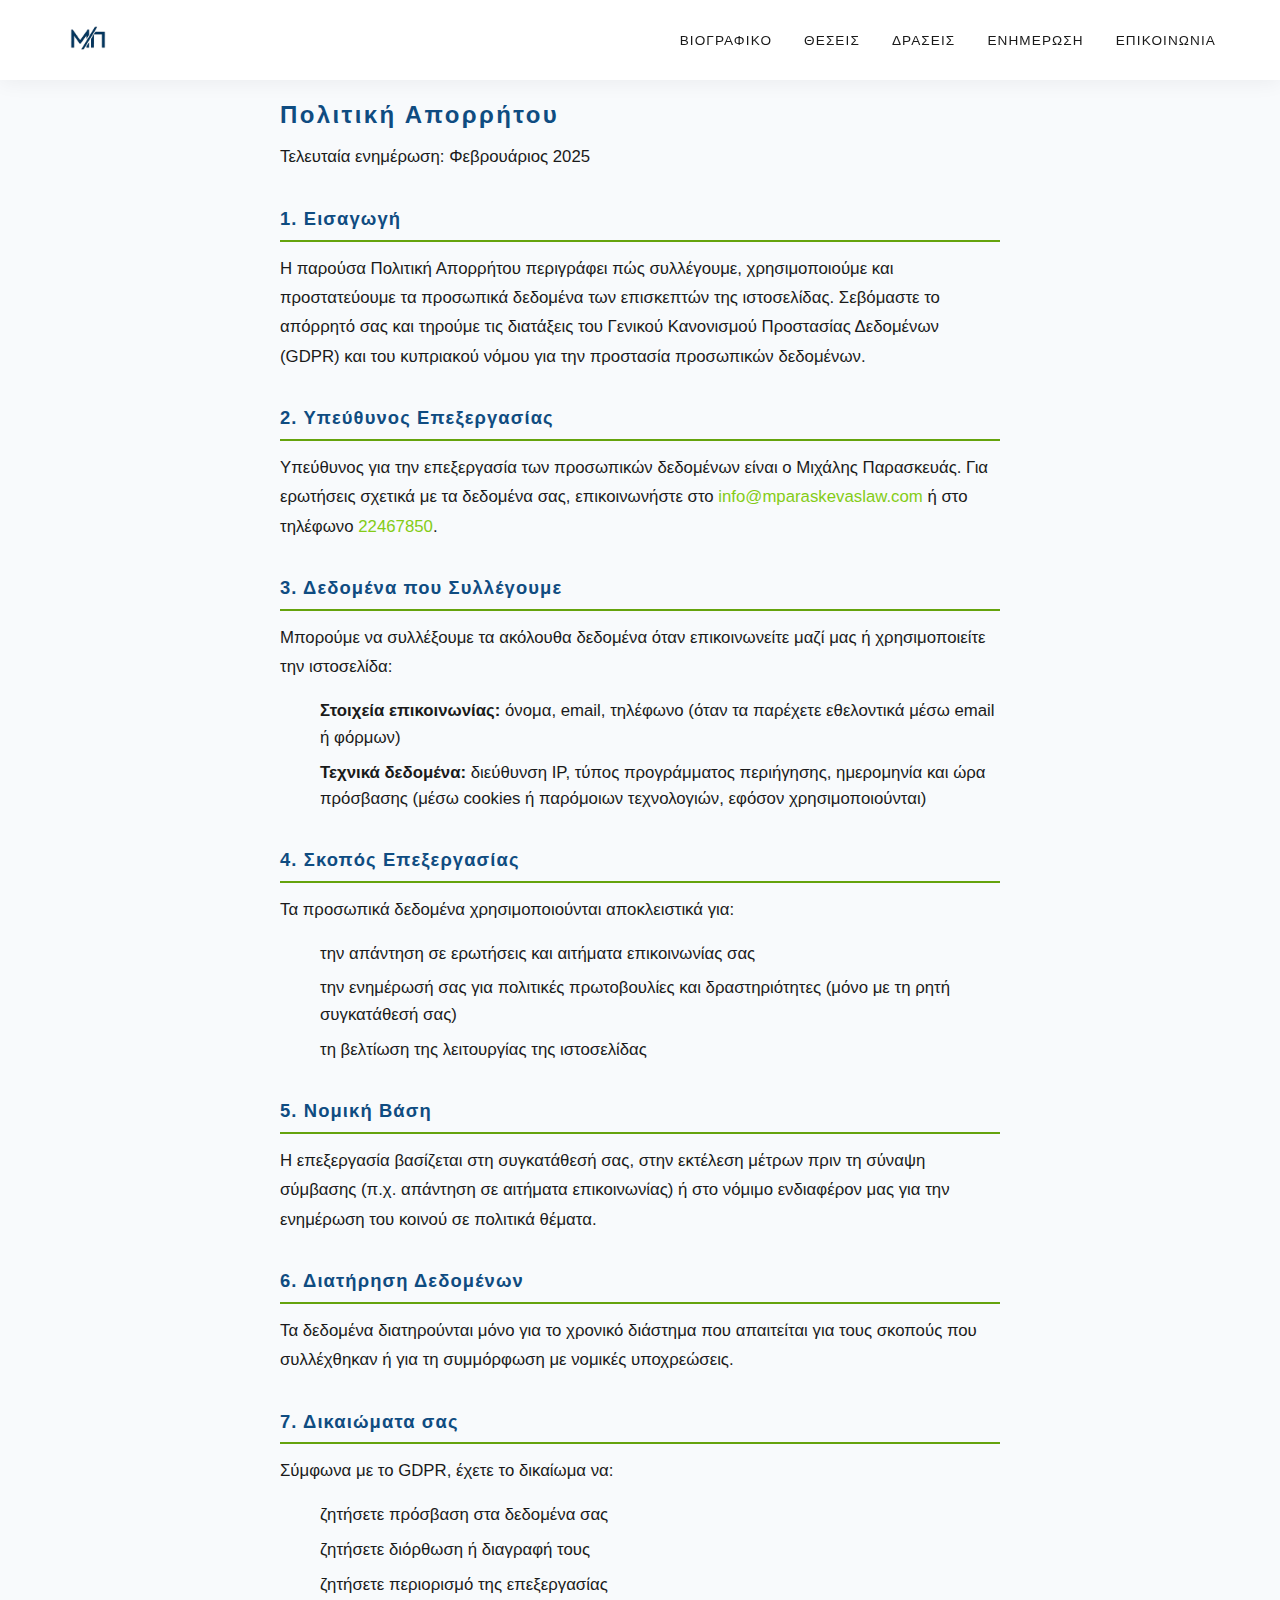
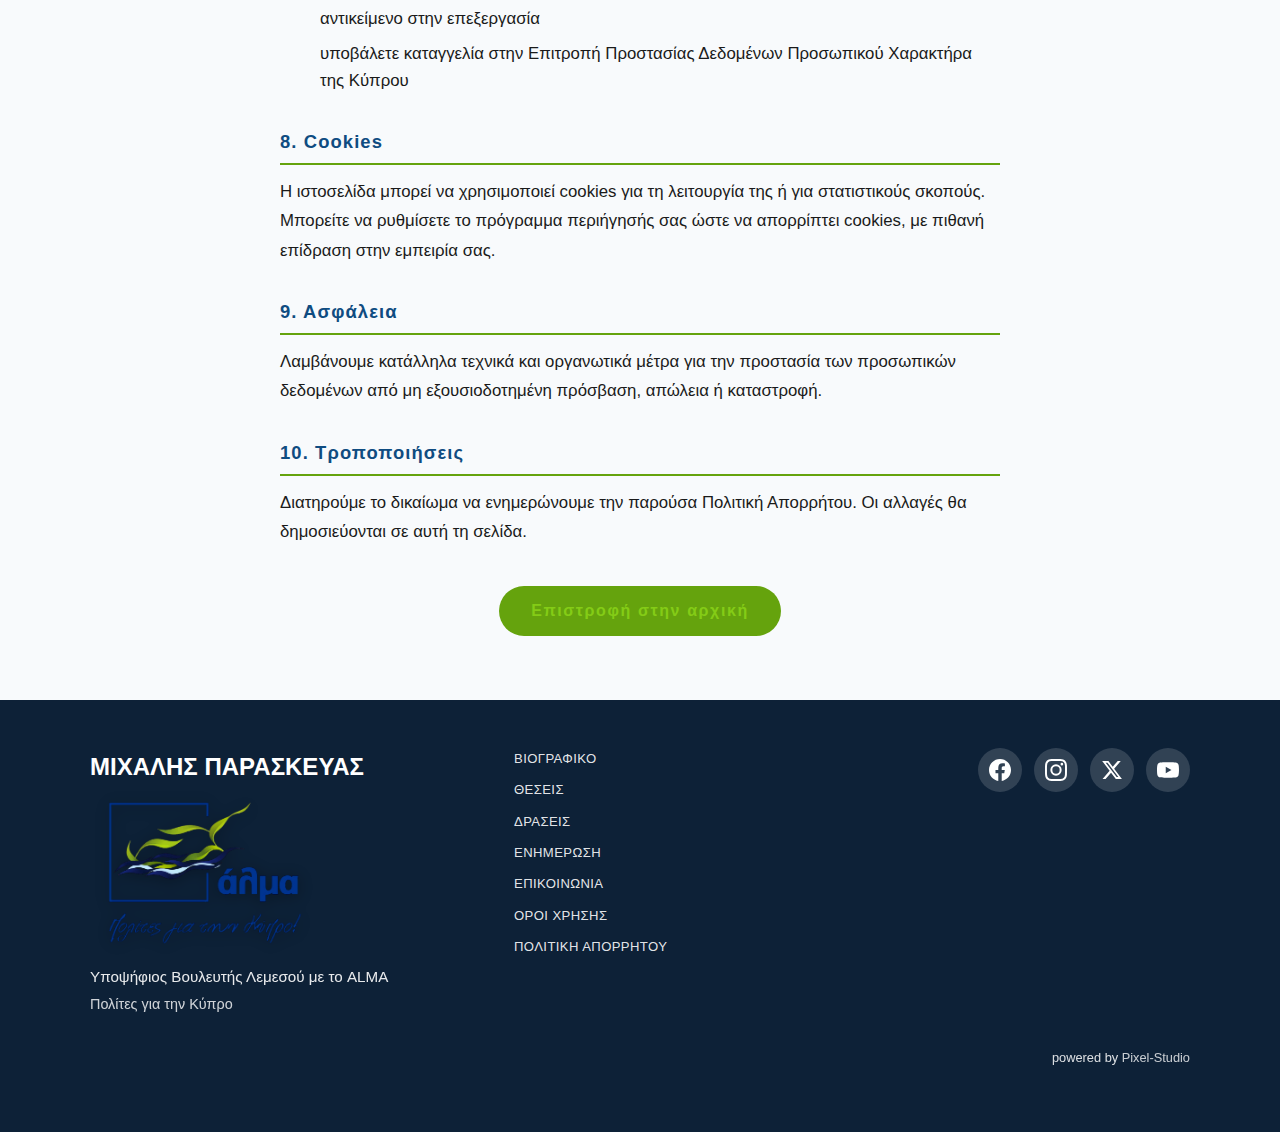
<file: politiki-aporittou/index.html>
<!DOCTYPE html>
<html lang="el">
<head>
    <meta charset="UTF-8">
    <meta name="viewport" content="width=device-width, initial-scale=1.0">
    <title>Πολιτική Απορρήτου | Μιχάλης Παρασκευάς – Υποψήφιος Βουλευτής Λεμεσού με το ALMA</title>
    <meta name="description" content="Πολιτική απορρήτου της ιστοσελίδας του Μιχάλη Παρασκευά. Πολίτες για την Κύπρο.">
    <link rel="icon" type="image/png" href="/assets/michalis-logo.png">
    <link rel="stylesheet" href="/styles.css?v=20260320i">
</head>
<body>
    <a href="#main-content" class="skip-link">Μετάβαση στο κύριο περιεχόμενο</a>

    <header class="header">
        <nav class="nav" aria-label="Κύρια πλοήγηση">
            <a href="/" class="logo">
                <img src="/assets/michalis-logo.png" alt="Μιχάλης Παρασκευάς" class="logo-img">
            </a>
            <button class="nav-toggle" aria-label="Άνοιγμα μενού" aria-expanded="false">
                <span></span>
                <span></span>
                <span></span>
            </button>
            <ul class="nav-menu">
                <li><a href="/biografiko/">ΒΙΟΓΡΑΦΙΚΟ</a></li>
                <li><a href="/#theseis">ΘΕΣΕΙΣ</a></li>
                <li><a href="/#draseis">ΔΡΑΣΕΙΣ</a></li>
                <li><a href="/#enimerosi">ΕΝΗΜΕΡΩΣΗ</a></li>
                <li><a href="/epikoinonia/">ΕΠΙΚΟΙΝΩΝΙΑ</a></li>
            </ul>
        </nav>
    </header>

    <main id="main-content">
        <section class="section legal-page-section">
            <div class="container">
                <div class="legal-page-content animate-on-scroll">
                    <h1 class="page-title legal-page-title">Πολιτική Απορρήτου</h1>
                    <p class="legal-updated">Τελευταία ενημέρωση: Φεβρουάριος 2025</p>

                    <h2 class="legal-section-title">1. Εισαγωγή</h2>
                    <p>Η παρούσα Πολιτική Απορρήτου περιγράφει πώς συλλέγουμε, χρησιμοποιούμε και προστατεύουμε τα προσωπικά δεδομένα των επισκεπτών της ιστοσελίδας. Σεβόμαστε το απόρρητό σας και τηρούμε τις διατάξεις του Γενικού Κανονισμού Προστασίας Δεδομένων (GDPR) και του κυπριακού νόμου για την προστασία προσωπικών δεδομένων.</p>

                    <h2 class="legal-section-title">2. Υπεύθυνος Επεξεργασίας</h2>
                    <p>Υπεύθυνος για την επεξεργασία των προσωπικών δεδομένων είναι ο Μιχάλης Παρασκευάς. Για ερωτήσεις σχετικά με τα δεδομένα σας, επικοινωνήστε στο <a href="mailto:info@mparaskevaslaw.com">info@mparaskevaslaw.com</a> ή στο τηλέφωνο <a href="tel:+35722467850">22467850</a>.</p>

                    <h2 class="legal-section-title">3. Δεδομένα που Συλλέγουμε</h2>
                    <p>Μπορούμε να συλλέξουμε τα ακόλουθα δεδομένα όταν επικοινωνείτε μαζί μας ή χρησιμοποιείτε την ιστοσελίδα:</p>
                    <ul class="legal-list">
                        <li><strong>Στοιχεία επικοινωνίας:</strong> όνομα, email, τηλέφωνο (όταν τα παρέχετε εθελοντικά μέσω email ή φόρμων)</li>
                        <li><strong>Τεχνικά δεδομένα:</strong> διεύθυνση IP, τύπος προγράμματος περιήγησης, ημερομηνία και ώρα πρόσβασης (μέσω cookies ή παρόμοιων τεχνολογιών, εφόσον χρησιμοποιούνται)</li>
                    </ul>

                    <h2 class="legal-section-title">4. Σκοπός Επεξεργασίας</h2>
                    <p>Τα προσωπικά δεδομένα χρησιμοποιούνται αποκλειστικά για:</p>
                    <ul class="legal-list">
                        <li>την απάντηση σε ερωτήσεις και αιτήματα επικοινωνίας σας</li>
                        <li>την ενημέρωσή σας για πολιτικές πρωτοβουλίες και δραστηριότητες (μόνο με τη ρητή συγκατάθεσή σας)</li>
                        <li>τη βελτίωση της λειτουργίας της ιστοσελίδας</li>
                    </ul>

                    <h2 class="legal-section-title">5. Νομική Βάση</h2>
                    <p>Η επεξεργασία βασίζεται στη συγκατάθεσή σας, στην εκτέλεση μέτρων πριν τη σύναψη σύμβασης (π.χ. απάντηση σε αιτήματα επικοινωνίας) ή στο νόμιμο ενδιαφέρον μας για την ενημέρωση του κοινού σε πολιτικά θέματα.</p>

                    <h2 class="legal-section-title">6. Διατήρηση Δεδομένων</h2>
                    <p>Τα δεδομένα διατηρούνται μόνο για το χρονικό διάστημα που απαιτείται για τους σκοπούς που συλλέχθηκαν ή για τη συμμόρφωση με νομικές υποχρεώσεις.</p>

                    <h2 class="legal-section-title">7. Δικαιώματα σας</h2>
                    <p>Σύμφωνα με το GDPR, έχετε το δικαίωμα να:</p>
                    <ul class="legal-list">
                        <li>ζητήσετε πρόσβαση στα δεδομένα σας</li>
                        <li>ζητήσετε διόρθωση ή διαγραφή τους</li>
                        <li>ζητήσετε περιορισμό της επεξεργασίας</li>
                        <li>αντικείμενο στην επεξεργασία</li>
                        <li>υποβάλετε καταγγελία στην Επιτροπή Προστασίας Δεδομένων Προσωπικού Χαρακτήρα της Κύπρου</li>
                    </ul>

                    <h2 class="legal-section-title">8. Cookies</h2>
                    <p>Η ιστοσελίδα μπορεί να χρησιμοποιεί cookies για τη λειτουργία της ή για στατιστικούς σκοπούς. Μπορείτε να ρυθμίσετε το πρόγραμμα περιήγησής σας ώστε να απορρίπτει cookies, με πιθανή επίδραση στην εμπειρία σας.</p>

                    <h2 class="legal-section-title">9. Ασφάλεια</h2>
                    <p>Λαμβάνουμε κατάλληλα τεχνικά και οργανωτικά μέτρα για την προστασία των προσωπικών δεδομένων από μη εξουσιοδοτημένη πρόσβαση, απώλεια ή καταστροφή.</p>

                    <h2 class="legal-section-title">10. Τροποποιήσεις</h2>
                    <p>Διατηρούμε το δικαίωμα να ενημερώνουμε την παρούσα Πολιτική Απορρήτου. Οι αλλαγές θα δημοσιεύονται σε αυτή τη σελίδα.</p>

                    <div class="legal-cta">
                        <a href="/" class="section-link">Επιστροφή στην αρχική</a>
                    </div>
                </div>
            </div>
        </section>
    </main>

    <footer class="footer">
        <div class="container animate-on-scroll">
            <div class="footer-content">
                <h2 class="footer-title">ΜΙΧΑΛΗΣ ΠΑΡΑΣΚΕΥΑΣ</h2>
                <img src="/assets/alma-logo.png" alt="Άλμα - Πολίτες για την Κύπρο" class="footer-party-logo">
                <p class="footer-subtitle">Υποψήφιος Βουλευτής Λεμεσού με το ALMA</p>
                <p class="footer-tagline">Πολίτες για την Κύπρο</p>
            </div>
            <nav class="footer-nav">
                <a href="/biografiko/">ΒΙΟΓΡΑΦΙΚΟ</a>
                <a href="/#theseis">ΘΕΣΕΙΣ</a>
                <a href="/#draseis">ΔΡΑΣΕΙΣ</a>
                <a href="/#enimerosi">ΕΝΗΜΕΡΩΣΗ</a>
                <a href="/epikoinonia/">ΕΠΙΚΟΙΝΩΝΙΑ</a>
                <a href="/oroi-xrisis/">ΟΡΟΙ ΧΡΗΣΗΣ</a>
                <a href="/politiki-aporittou/">ΠΟΛΙΤΙΚΗ ΑΠΟΡΡΗΤΟΥ</a>
            </nav>
            <div class="footer-social">
                <a href="https://www.facebook.com/paraskevamichalis" aria-label="Facebook" class="social-icon-link">
                    <svg class="social-icon" viewBox="0 0 24 24" fill="currentColor" aria-hidden="true"><path d="M24 12.073c0-6.627-5.373-12-12-12s-12 5.373-12 12c0 5.99 4.388 10.954 10.125 11.854v-8.385H7.078v-3.47h3.047V9.43c0-3.007 1.792-4.669 4.533-4.669 1.312 0 2.686.235 2.686.235v2.953H15.83c-1.491 0-1.956.925-1.956 1.874v2.25h3.328l-.532 3.47h-2.796v8.385C19.612 23.027 24 18.062 24 12.073z"/></svg>
                </a>
                <a href="https://www.instagram.com/michalisparaskevaslawyer/" aria-label="Instagram" class="social-icon-link">
                    <svg class="social-icon" viewBox="0 0 24 24" fill="currentColor" aria-hidden="true"><path d="M12 2.163c3.204 0 3.584.012 4.85.07 3.252.148 4.771 1.691 4.919 4.919.058 1.265.069 1.645.069 4.849 0 3.205-.012 3.584-.069 4.849-.149 3.225-1.664 4.771-4.919 4.919-1.266.058-1.644.07-4.85.07-3.204 0-3.584-.012-4.849-.07-3.26-.149-4.771-1.699-4.919-4.92-.058-1.265-.07-1.644-.07-4.849 0-3.204.013-3.583.07-4.849.149-3.227 1.664-4.771 4.919-4.919 1.266-.057 1.645-.069 4.849-.069zM12 0C8.741 0 8.333.014 7.053.072 2.695.272.273 2.69.073 7.052.014 8.333 0 8.741 0 12c0 3.259.014 3.668.072 4.948.2 4.358 2.618 6.78 6.98 6.98C8.333 23.986 8.741 24 12 24c3.259 0 3.668-.014 4.948-.072 4.354-.2 6.782-2.618 6.979-6.98.059-1.28.073-1.689.073-4.948 0-3.259-.014-3.667-.072-4.947-.196-4.354-2.617-6.78-6.979-6.98C15.668.014 15.259 0 12 0zm0 5.838a6.162 6.162 0 100 12.324 6.162 6.162 0 000-12.324zM12 16a4 4 0 110-8 4 4 0 010 8zm6.406-11.845a1.44 1.44 0 100 2.881 1.44 1.44 0 000-2.881z"/></svg>
                </a>
                <a href="https://x.com/osr55blog" aria-label="X (Twitter)" class="social-icon-link">
                    <svg class="social-icon" viewBox="0 0 24 24" fill="currentColor" aria-hidden="true"><path d="M18.244 2.25h3.308l-7.227 8.26 8.502 11.24H16.17l-5.214-6.817L4.99 21.75H1.68l7.73-8.835L1.254 2.25H8.08l4.713 6.231zm-1.161 17.52h1.833L7.084 4.126H5.117z"/></svg>
                </a>
                <a href="#" aria-label="LinkedIn" class="social-icon-link">
                    <svg class="social-icon" viewBox="0 0 24 24" fill="currentColor" aria-hidden="true"><path d="M20.447 20.452h-3.554v-5.569c0-1.328-.027-3.037-1.852-3.037-1.853 0-2.136 1.445-2.136 2.939v5.667H9.351V9h3.414v1.561h.046c.477-.9 1.637-1.85 3.37-1.85 3.601 0 4.267 2.37 4.267 5.455v6.286zM5.337 7.433c-1.144 0-2.063-.926-2.063-2.065 0-1.138.92-2.063 2.063-2.063 1.14 0 2.064.925 2.064 2.063 0 1.139-.925 2.065-2.064 2.065zm1.782 13.019H3.555V9h3.564v11.452zM22.225 0H1.771C.792 0 0 .774 0 1.729v20.542C0 23.227.792 24 1.771 24h20.451C23.2 24 24 23.227 24 22.271V1.729C24 .774 23.2 0 22.222 0h.003z"/></svg>
                </a>
                <a href="https://www.youtube.com/@osr555" aria-label="YouTube" class="social-icon-link">
                    <svg class="social-icon" viewBox="0 0 24 24" fill="currentColor" aria-hidden="true"><path d="M23.498 6.186a3.016 3.016 0 0 0-2.122-2.136C19.505 3.545 12 3.545 12 3.545s-7.505 0-9.377.505A3.017 3.017 0 0 0 .502 6.186C0 8.07 0 12 0 12s0 3.93.502 5.814a3.016 3.016 0 0 0 2.122 2.136c1.871.505 9.376.505 9.376.505s7.505 0 9.377-.505a3.015 3.015 0 0 0 2.122-2.136C24 15.93 24 12 24 12s0-3.93-.502-5.814zM9.545 15.568V8.432L15.818 12l-6.273 3.568z"/></svg>
                </a>
            </div>
            <p class="footer-credit">powered by <a href="https://www.pixel-studio.design/" target="_blank" rel="noopener noreferrer">Pixel-Studio</a></p>
        </div>
    </footer>

    <script src="/script.js?v=20260320i"></script>
</body>
</html>
</file>
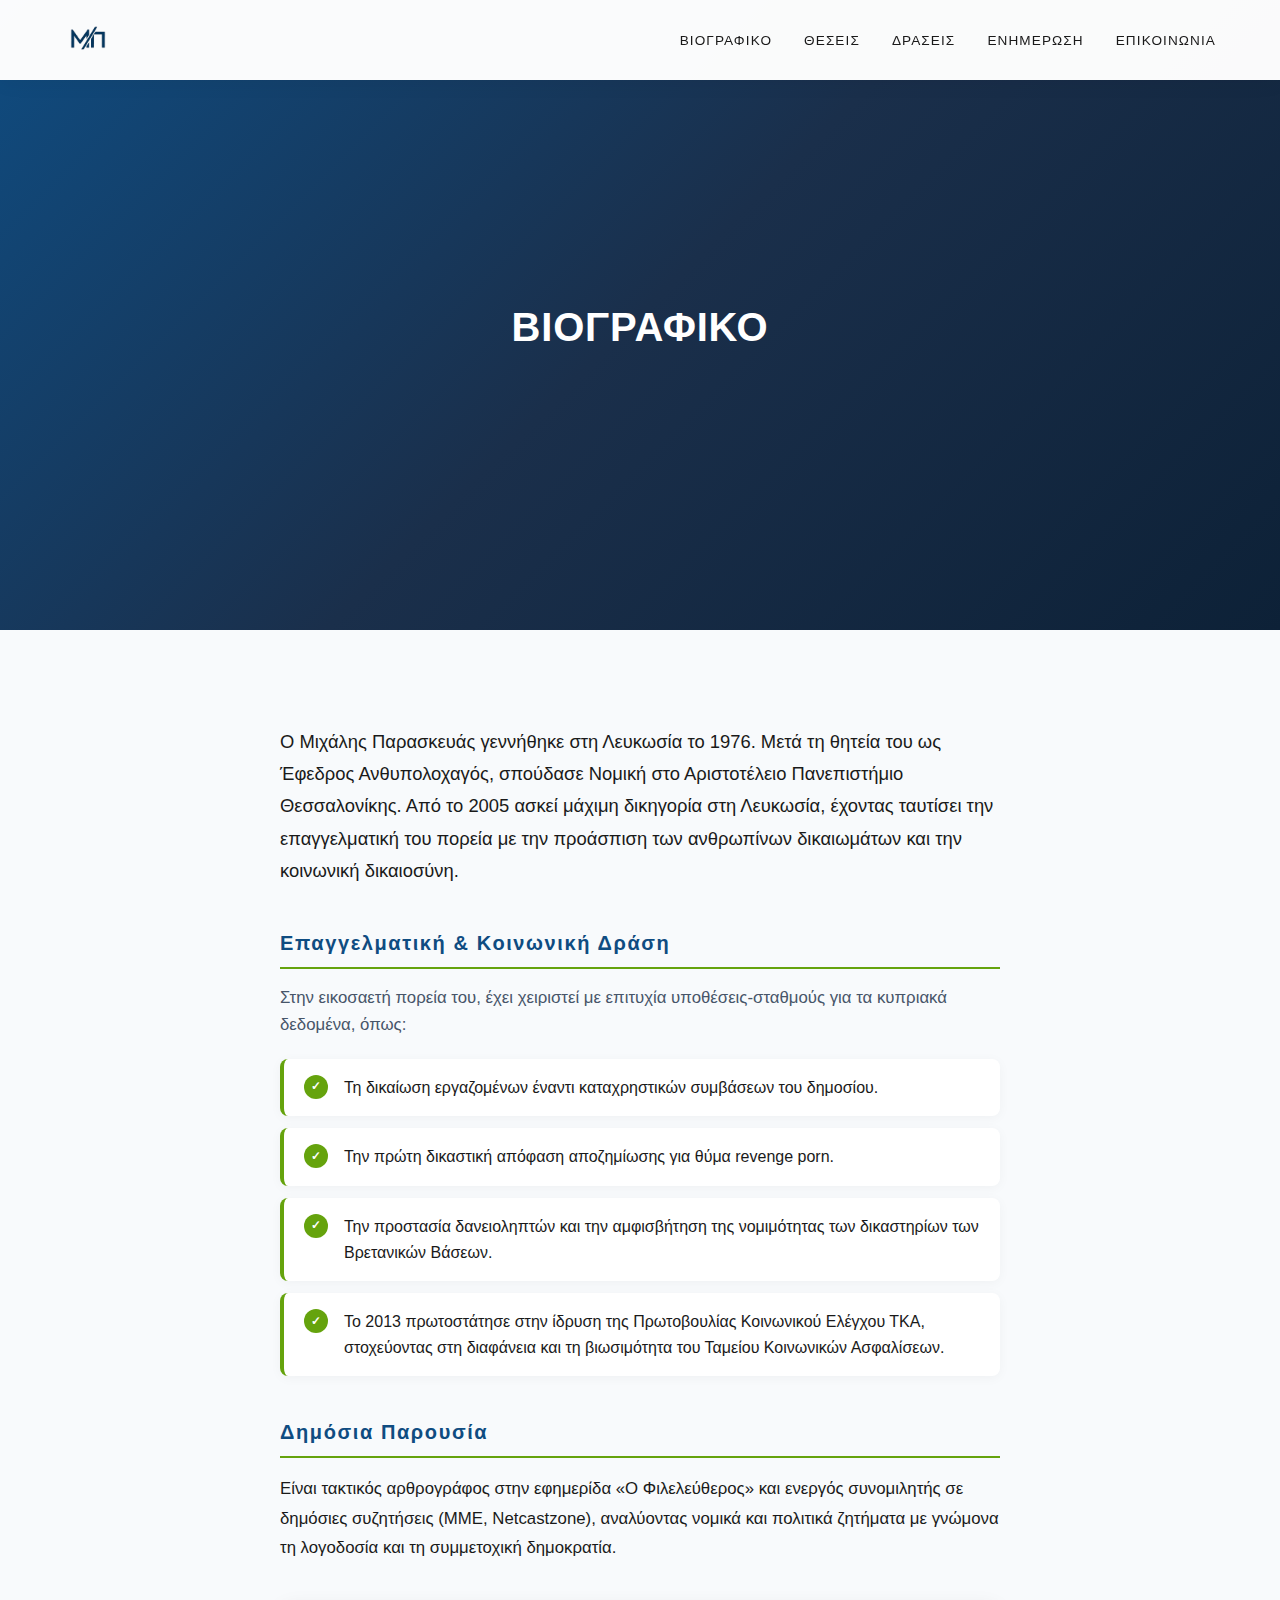
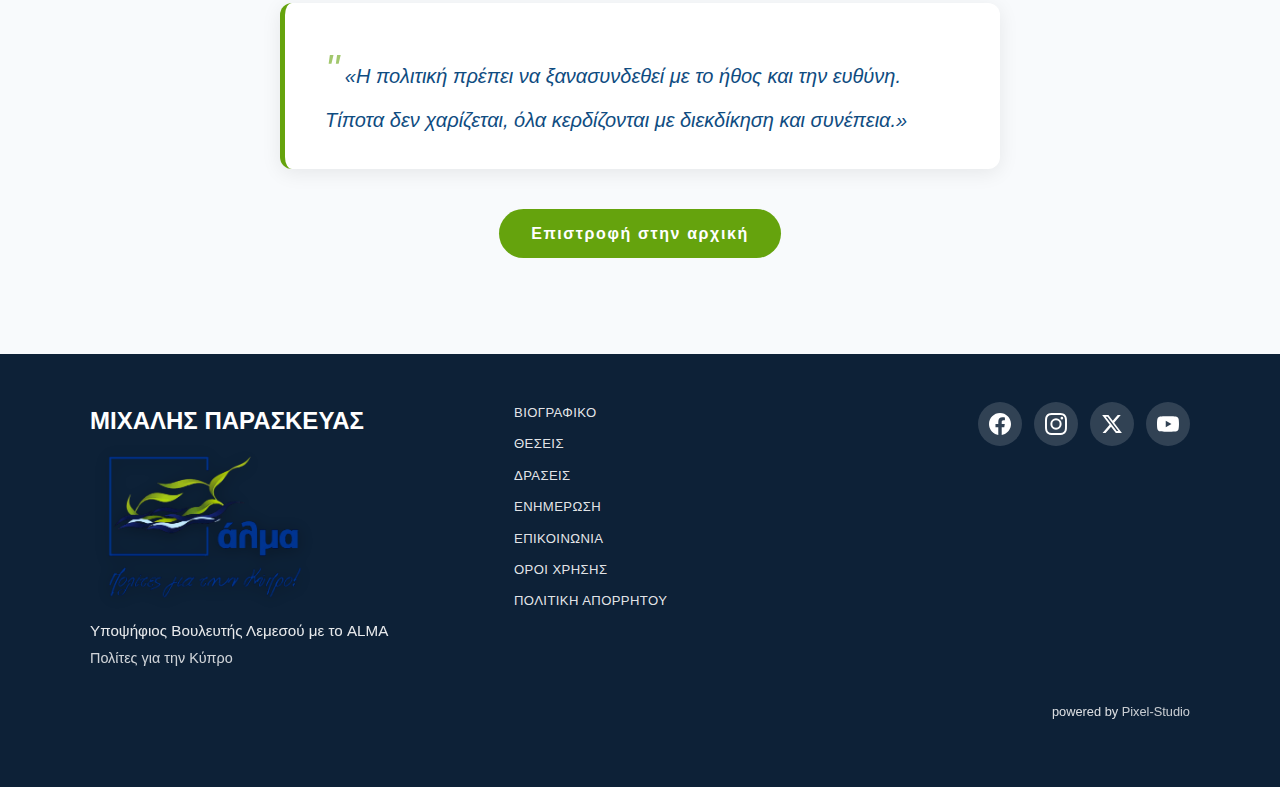
<file: biografiko.html>
<!DOCTYPE html>
<html lang="el">
<head>
    <meta charset="UTF-8">
    <meta name="viewport" content="width=device-width, initial-scale=1.0">
    <title>Βιογραφικό - Μιχάλης Παρασκευάς | Υποψήφιος Βουλευτής Λεμεσού με το Άλμα</title>
    <meta name="description" content="Βιογραφικό του Μιχάλη Παρασκευά – Δικηγόρος, υποψήφιος με το Άλμα. Πολίτες για την Κύπρο.">
    <link rel="icon" type="image/png" href="assets/michalis-logo.png">
    <link rel="stylesheet" href="styles.css?v=20260227b">
</head>
<body>
    <a href="#main-content" class="skip-link">Μετάβαση στο κύριο περιεχόμενο</a>

    <header class="header">
        <nav class="nav" aria-label="Κύρια πλοήγηση">
            <a href="index.html" class="logo">
                <img src="assets/michalis-logo.png" alt="Μιχάλης Παρασκευάς" class="logo-img">
            </a>
            <button class="nav-toggle" aria-label="Άνοιγμα μενού" aria-expanded="false">
                <span></span>
                <span></span>
                <span></span>
            </button>
            <ul class="nav-menu">
                <li><a href="biografiko.html">ΒΙΟΓΡΑΦΙΚΟ</a></li>
                <li><a href="index.html#theseis">ΘΕΣΕΙΣ</a></li>
                <li><a href="index.html#draseis">ΔΡΑΣΕΙΣ</a></li>
                <li><a href="index.html#enimerosi">ΕΝΗΜΕΡΩΣΗ</a></li>
                <li><a href="epikoinonia.html">ΕΠΙΚΟΙΝΩΝΙΑ</a></li>
            </ul>
        </nav>
    </header>

    <main id="main-content">
        <!-- Bio Hero -->
        <section class="bio-hero">
            <div class="bio-hero-inner">
                <div class="bio-hero-content">
                    <h1 class="bio-hero-title">ΒΙΟΓΡΑΦΙΚΟ</h1>
                </div>
            </div>
        </section>

        <!-- Bio Content -->
        <section class="section bio-page-section">
            <div class="container">
                <div class="bio-page-content animate-on-scroll">
                    <p class="bio-intro">Ο Μιχάλης Παρασκευάς γεννήθηκε στη Λευκωσία το 1976. Μετά τη θητεία του ως Έφεδρος Ανθυπολοχαγός, σπούδασε Νομική στο Αριστοτέλειο Πανεπιστήμιο Θεσσαλονίκης. Από το 2005 ασκεί μάχιμη δικηγορία στη Λευκωσία, έχοντας ταυτίσει την επαγγελματική του πορεία με την προάσπιση των ανθρωπίνων δικαιωμάτων και την κοινωνική δικαιοσύνη.</p>

                    <h2 class="bio-section-title">Επαγγελματική & Κοινωνική Δράση</h2>
                    <p class="bio-lead">Στην εικοσαετή πορεία του, έχει χειριστεί με επιτυχία υποθέσεις-σταθμούς για τα κυπριακά δεδομένα, όπως:</p>

                    <ul class="bio-milestones">
                        <li class="bio-milestone animate-on-scroll">
                            <span class="bio-milestone-icon" aria-hidden="true">✓</span>
                            <span>Τη δικαίωση εργαζομένων έναντι καταχρηστικών συμβάσεων του δημοσίου.</span>
                        </li>
                        <li class="bio-milestone animate-on-scroll">
                            <span class="bio-milestone-icon" aria-hidden="true">✓</span>
                            <span>Την πρώτη δικαστική απόφαση αποζημίωσης για θύμα revenge porn.</span>
                        </li>
                        <li class="bio-milestone animate-on-scroll">
                            <span class="bio-milestone-icon" aria-hidden="true">✓</span>
                            <span>Την προστασία δανειοληπτών και την αμφισβήτηση της νομιμότητας των δικαστηρίων των Βρετανικών Βάσεων.</span>
                        </li>
                        <li class="bio-milestone animate-on-scroll">
                            <span class="bio-milestone-icon" aria-hidden="true">✓</span>
                            <span>Το 2013 πρωτοστάτησε στην ίδρυση της Πρωτοβουλίας Κοινωνικού Ελέγχου ΤΚΑ, στοχεύοντας στη διαφάνεια και τη βιωσιμότητα του Ταμείου Κοινωνικών Ασφαλίσεων.</span>
                        </li>
                    </ul>

                    <h2 class="bio-section-title">Δημόσια Παρουσία</h2>
                    <p class="bio-text">Είναι τακτικός αρθρογράφος στην εφημερίδα «Ο Φιλελεύθερος» και ενεργός συνομιλητής σε δημόσιες συζητήσεις (ΜΜΕ, Netcastzone), αναλύοντας νομικά και πολιτικά ζητήματα με γνώμονα τη λογοδοσία και τη συμμετοχική δημοκρατία.</p>

                    <blockquote class="bio-quote animate-on-scroll">
                        «Η πολιτική πρέπει να ξανασυνδεθεί με το ήθος και την ευθύνη. Τίποτα δεν χαρίζεται, όλα κερδίζονται με διεκδίκηση και συνέπεια.»
                    </blockquote>

                    <div class="bio-cta">
                        <a href="index.html" class="section-link">Επιστροφή στην αρχική</a>
                    </div>
                </div>
            </div>
        </section>
    </main>

    <footer class="footer">
        <div class="container animate-on-scroll">
            <div class="footer-content">
                <h2 class="footer-title">ΜΙΧΑΛΗΣ ΠΑΡΑΣΚΕΥΑΣ</h2>
                <img src="assets/alma-logo.png" alt="Άλμα - Πολίτες για την Κύπρο" class="footer-party-logo">
                <p class="footer-subtitle">Υποψήφιος Βουλευτής Λεμεσού με το ALMA</p>
                <p class="footer-tagline">Πολίτες για την Κύπρο</p>
            </div>
            <nav class="footer-nav">
                <a href="biografiko.html">ΒΙΟΓΡΑΦΙΚΟ</a>
                <a href="index.html#theseis">ΘΕΣΕΙΣ</a>
                <a href="index.html#draseis">ΔΡΑΣΕΙΣ</a>
                <a href="index.html#enimerosi">ΕΝΗΜΕΡΩΣΗ</a>
                <a href="epikoinonia.html">ΕΠΙΚΟΙΝΩΝΙΑ</a>
                <a href="oroi-xrisis.html">ΟΡΟΙ ΧΡΗΣΗΣ</a>
                <a href="politiki-aporittou.html">ΠΟΛΙΤΙΚΗ ΑΠΟΡΡΗΤΟΥ</a>
            </nav>
            <div class="footer-social">
                <a href="https://www.facebook.com/paraskevamichalis" aria-label="Facebook" class="social-icon-link">
                    <svg class="social-icon" viewBox="0 0 24 24" fill="currentColor" aria-hidden="true"><path d="M24 12.073c0-6.627-5.373-12-12-12s-12 5.373-12 12c0 5.99 4.388 10.954 10.125 11.854v-8.385H7.078v-3.47h3.047V9.43c0-3.007 1.792-4.669 4.533-4.669 1.312 0 2.686.235 2.686.235v2.953H15.83c-1.491 0-1.956.925-1.956 1.874v2.25h3.328l-.532 3.47h-2.796v8.385C19.612 23.027 24 18.062 24 12.073z"/></svg>
                </a>
                <a href="https://www.instagram.com/michalisparaskevaslawyer/" aria-label="Instagram" class="social-icon-link">
                    <svg class="social-icon" viewBox="0 0 24 24" fill="currentColor" aria-hidden="true"><path d="M12 2.163c3.204 0 3.584.012 4.85.07 3.252.148 4.771 1.691 4.919 4.919.058 1.265.069 1.645.069 4.849 0 3.205-.012 3.584-.069 4.849-.149 3.225-1.664 4.771-4.919 4.919-1.266.058-1.644.07-4.85.07-3.204 0-3.584-.012-4.849-.07-3.26-.149-4.771-1.699-4.919-4.92-.058-1.265-.07-1.644-.07-4.849 0-3.204.013-3.583.07-4.849.149-3.227 1.664-4.771 4.919-4.919 1.266-.057 1.645-.069 4.849-.069zM12 0C8.741 0 8.333.014 7.053.072 2.695.272.273 2.69.073 7.052.014 8.333 0 8.741 0 12c0 3.259.014 3.668.072 4.948.2 4.358 2.618 6.78 6.98 6.98C8.333 23.986 8.741 24 12 24c3.259 0 3.668-.014 4.948-.072 4.354-.2 6.782-2.618 6.979-6.98.059-1.28.073-1.689.073-4.948 0-3.259-.014-3.667-.072-4.947-.196-4.354-2.617-6.78-6.979-6.98C15.668.014 15.259 0 12 0zm0 5.838a6.162 6.162 0 100 12.324 6.162 6.162 0 000-12.324zM12 16a4 4 0 110-8 4 4 0 010 8zm6.406-11.845a1.44 1.44 0 100 2.881 1.44 1.44 0 000-2.881z"/></svg>
                </a>
                <a href="https://x.com/osr55blog" aria-label="X (Twitter)" class="social-icon-link">
                    <svg class="social-icon" viewBox="0 0 24 24" fill="currentColor" aria-hidden="true"><path d="M18.244 2.25h3.308l-7.227 8.26 8.502 11.24H16.17l-5.214-6.817L4.99 21.75H1.68l7.73-8.835L1.254 2.25H8.08l4.713 6.231zm-1.161 17.52h1.833L7.084 4.126H5.117z"/></svg>
                </a>
                <a href="#" aria-label="LinkedIn" class="social-icon-link">
                    <svg class="social-icon" viewBox="0 0 24 24" fill="currentColor" aria-hidden="true"><path d="M20.447 20.452h-3.554v-5.569c0-1.328-.027-3.037-1.852-3.037-1.853 0-2.136 1.445-2.136 2.939v5.667H9.351V9h3.414v1.561h.046c.477-.9 1.637-1.85 3.37-1.85 3.601 0 4.267 2.37 4.267 5.455v6.286zM5.337 7.433c-1.144 0-2.063-.926-2.063-2.065 0-1.138.92-2.063 2.063-2.063 1.14 0 2.064.925 2.064 2.063 0 1.139-.925 2.065-2.064 2.065zm1.782 13.019H3.555V9h3.564v11.452zM22.225 0H1.771C.792 0 0 .774 0 1.729v20.542C0 23.227.792 24 1.771 24h20.451C23.2 24 24 23.227 24 22.271V1.729C24 .774 23.2 0 22.222 0h.003z"/></svg>
                </a>
                <a href="https://www.youtube.com/@osr555" aria-label="YouTube" class="social-icon-link">
                    <svg class="social-icon" viewBox="0 0 24 24" fill="currentColor" aria-hidden="true"><path d="M23.498 6.186a3.016 3.016 0 0 0-2.122-2.136C19.505 3.545 12 3.545 12 3.545s-7.505 0-9.377.505A3.017 3.017 0 0 0 .502 6.186C0 8.07 0 12 0 12s0 3.93.502 5.814a3.016 3.016 0 0 0 2.122 2.136c1.871.505 9.376.505 9.376.505s7.505 0 9.377-.505a3.015 3.015 0 0 0 2.122-2.136C24 15.93 24 12 24 12s0-3.93-.502-5.814zM9.545 15.568V8.432L15.818 12l-6.273 3.568z"/></svg>
                </a>
            </div>
            <p class="footer-credit">powered by <a href="https://www.pixel-studio.design/" target="_blank" rel="noopener noreferrer">Pixel-Studio</a></p>
        </div>
    </footer>

    <script src="script.js"></script>
</body>
</html>
</file>
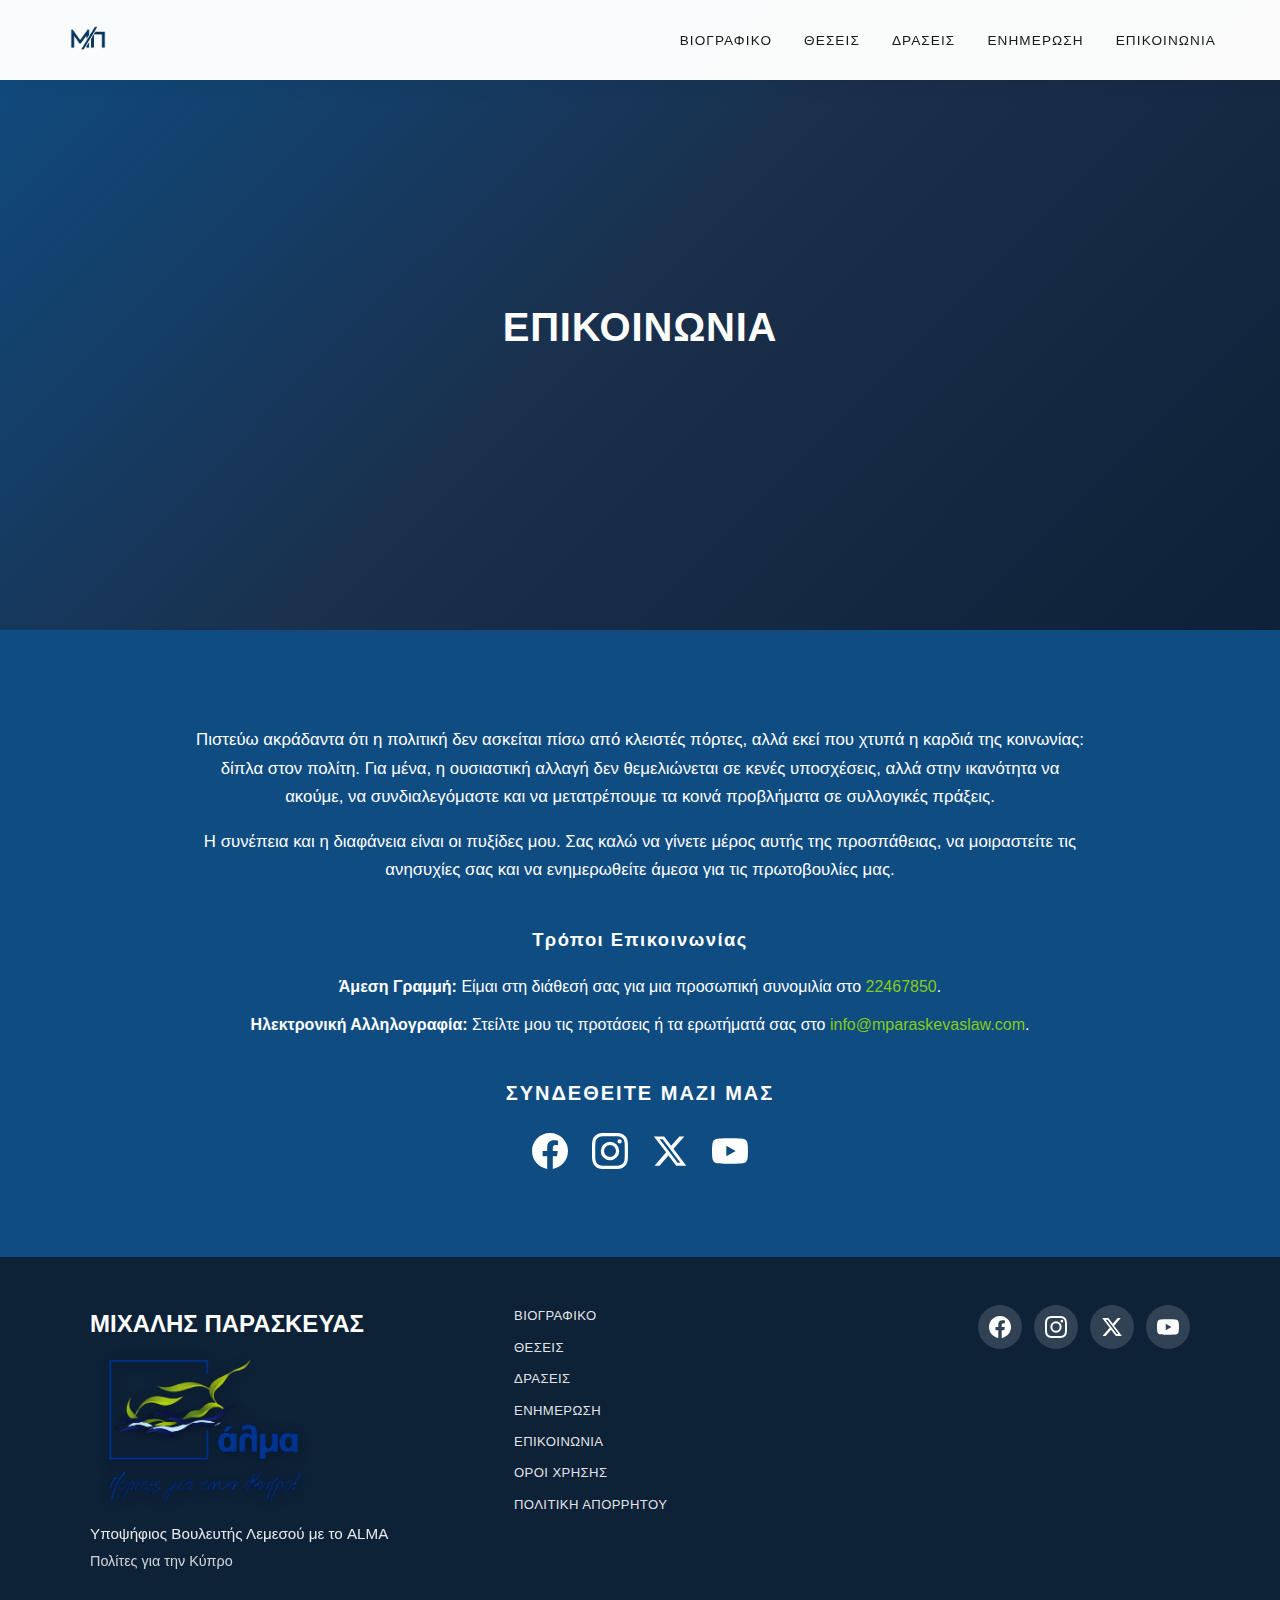
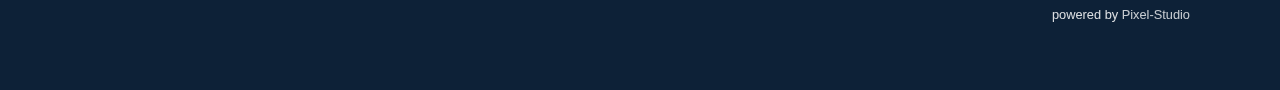
<file: epikoinonia.html>
<!DOCTYPE html>
<html lang="el">
<head>
    <meta charset="UTF-8">
    <meta name="viewport" content="width=device-width, initial-scale=1.0">
    <title>Επικοινωνία - Μιχάλης Παρασκευάς | Υποψήφιος Βουλευτής Λεμεσού με το ALMA</title>
    <meta name="description" content="Επικοινωνήστε με τον Μιχάλη Παρασκευά. Πολίτες για την Κύπρο.">
    <link rel="icon" type="image/png" href="assets/michalis-logo.png">
    <link rel="stylesheet" href="styles.css?v=20260227b">
</head>
<body>
    <a href="#main-content" class="skip-link">Μετάβαση στο κύριο περιεχόμενο</a>

    <header class="header">
        <nav class="nav" aria-label="Κύρια πλοήγηση">
            <a href="index.html" class="logo">
                <img src="assets/michalis-logo.png" alt="Μιχάλης Παρασκευάς" class="logo-img">
            </a>
            <button class="nav-toggle" aria-label="Άνοιγμα μενού" aria-expanded="false">
                <span></span>
                <span></span>
                <span></span>
            </button>
            <ul class="nav-menu">
                <li><a href="biografiko.html">ΒΙΟΓΡΑΦΙΚΟ</a></li>
                <li><a href="index.html#theseis">ΘΕΣΕΙΣ</a></li>
                <li><a href="index.html#draseis">ΔΡΑΣΕΙΣ</a></li>
                <li><a href="index.html#enimerosi">ΕΝΗΜΕΡΩΣΗ</a></li>
                <li><a href="epikoinonia.html">ΕΠΙΚΟΙΝΩΝΙΑ</a></li>
            </ul>
        </nav>
    </header>

    <main id="main-content">
        <!-- Contact Hero -->
        <section class="bio-hero contact-hero">
            <div class="bio-hero-photo-wrap" role="img" aria-label="Επικοινωνία" style="background-image: url('assets/epikoinonia-hero.png');"></div>
            <div class="bio-hero-overlay"></div>
            <div class="bio-hero-inner">
                <div class="bio-hero-content">
                    <h1 class="bio-hero-title">ΕΠΙΚΟΙΝΩΝΙΑ</h1>
                </div>
            </div>
        </section>

        <!-- Contact Content -->
        <section class="section contact-section contact-page">
            <div class="container animate-on-scroll">
                <div class="contact-content">
                    <div class="contact-message">
                        <p>Πιστεύω ακράδαντα ότι η πολιτική δεν ασκείται πίσω από κλειστές πόρτες, αλλά εκεί που χτυπά η καρδιά της κοινωνίας: δίπλα στον πολίτη. Για μένα, η ουσιαστική αλλαγή δεν θεμελιώνεται σε κενές υποσχέσεις, αλλά στην ικανότητα να ακούμε, να συνδιαλεγόμαστε και να μετατρέπουμε τα κοινά προβλήματα σε συλλογικές πράξεις.</p>
                        <p>Η συνέπεια και η διαφάνεια είναι οι πυξίδες μου. Σας καλώ να γίνετε μέρος αυτής της προσπάθειας, να μοιραστείτε τις ανησυχίες σας και να ενημερωθείτε άμεσα για τις πρωτοβουλίες μας.</p>
                    </div>
                    <h2 class="contact-ways-title">Τρόποι Επικοινωνίας</h2>
                    <ul class="contact-ways-list">
                        <li><strong>Άμεση Γραμμή:</strong> Είμαι στη διάθεσή σας για μια προσωπική συνομιλία στο <a href="tel:+35722467850">22467850</a>.</li>
                        <li><strong>Ηλεκτρονική Αλληλογραφία:</strong> Στείλτε μου τις προτάσεις ή τα ερωτήματά σας στο <a href="mailto:info@mparaskevaslaw.com">info@mparaskevaslaw.com</a>.</li>
                    </ul>
                    <p class="contact-tagline">ΣΥΝΔΕΘΕΙΤΕ ΜΑΖΙ ΜΑΣ</p>
                    <div class="social-links">
                        <a href="https://www.facebook.com/paraskevamichalis" aria-label="Facebook" class="social-icon-link">
                            <svg class="social-icon" viewBox="0 0 24 24" fill="currentColor" aria-hidden="true"><path d="M24 12.073c0-6.627-5.373-12-12-12s-12 5.373-12 12c0 5.99 4.388 10.954 10.125 11.854v-8.385H7.078v-3.47h3.047V9.43c0-3.007 1.792-4.669 4.533-4.669 1.312 0 2.686.235 2.686.235v2.953H15.83c-1.491 0-1.956.925-1.956 1.874v2.25h3.328l-.532 3.47h-2.796v8.385C19.612 23.027 24 18.062 24 12.073z"/></svg>
                        </a>
                        <a href="https://www.instagram.com/michalisparaskevaslawyer/" aria-label="Instagram" class="social-icon-link">
                            <svg class="social-icon" viewBox="0 0 24 24" fill="currentColor" aria-hidden="true"><path d="M12 2.163c3.204 0 3.584.012 4.85.07 3.252.148 4.771 1.691 4.919 4.919.058 1.265.069 1.645.069 4.849 0 3.205-.012 3.584-.069 4.849-.149 3.225-1.664 4.771-4.919 4.919-1.266.058-1.644.07-4.85.07-3.204 0-3.584-.012-4.849-.07-3.26-.149-4.771-1.699-4.919-4.92-.058-1.265-.07-1.644-.07-4.849 0-3.204.013-3.583.07-4.849.149-3.227 1.664-4.771 4.919-4.919 1.266-.057 1.645-.069 4.849-.069zM12 0C8.741 0 8.333.014 7.053.072 2.695.272.273 2.69.073 7.052.014 8.333 0 8.741 0 12c0 3.259.014 3.668.072 4.948.2 4.358 2.618 6.78 6.98 6.98C8.333 23.986 8.741 24 12 24c3.259 0 3.668-.014 4.948-.072 4.354-.2 6.782-2.618 6.979-6.98.059-1.28.073-1.689.073-4.948 0-3.259-.014-3.667-.072-4.947-.196-4.354-2.617-6.78-6.979-6.98C15.668.014 15.259 0 12 0zm0 5.838a6.162 6.162 0 100 12.324 6.162 6.162 0 000-12.324zM12 16a4 4 0 110-8 4 4 0 010 8zm6.406-11.845a1.44 1.44 0 100 2.881 1.44 1.44 0 000-2.881z"/></svg>
                        </a>
                        <a href="https://x.com/osr55blog" aria-label="X (Twitter)" class="social-icon-link">
                            <svg class="social-icon" viewBox="0 0 24 24" fill="currentColor" aria-hidden="true"><path d="M18.244 2.25h3.308l-7.227 8.26 8.502 11.24H16.17l-5.214-6.817L4.99 21.75H1.68l7.73-8.835L1.254 2.25H8.08l4.713 6.231zm-1.161 17.52h1.833L7.084 4.126H5.117z"/></svg>
                        </a>
                        <a href="#" aria-label="LinkedIn" class="social-icon-link">
                            <svg class="social-icon" viewBox="0 0 24 24" fill="currentColor" aria-hidden="true"><path d="M20.447 20.452h-3.554v-5.569c0-1.328-.027-3.037-1.852-3.037-1.853 0-2.136 1.445-2.136 2.939v5.667H9.351V9h3.414v1.561h.046c.477-.9 1.637-1.85 3.37-1.85 3.601 0 4.267 2.37 4.267 5.455v6.286zM5.337 7.433c-1.144 0-2.063-.926-2.063-2.065 0-1.138.92-2.063 2.063-2.063 1.14 0 2.064.925 2.064 2.063 0 1.139-.925 2.065-2.064 2.065zm1.782 13.019H3.555V9h3.564v11.452zM22.225 0H1.771C.792 0 0 .774 0 1.729v20.542C0 23.227.792 24 1.771 24h20.451C23.2 24 24 23.227 24 22.271V1.729C24 .774 23.2 0 22.222 0h.003z"/></svg>
                        </a>
                <a href="https://www.youtube.com/@osr555" aria-label="YouTube" class="social-icon-link">
                    <svg class="social-icon" viewBox="0 0 24 24" fill="currentColor" aria-hidden="true"><path d="M23.498 6.186a3.016 3.016 0 0 0-2.122-2.136C19.505 3.545 12 3.545 12 3.545s-7.505 0-9.377.505A3.017 3.017 0 0 0 .502 6.186C0 8.07 0 12 0 12s0 3.93.502 5.814a3.016 3.016 0 0 0 2.122 2.136c1.871.505 9.376.505 9.376.505s7.505 0 9.377-.505a3.015 3.015 0 0 0 2.122-2.136C24 15.93 24 12 24 12s0-3.93-.502-5.814zM9.545 15.568V8.432L15.818 12l-6.273 3.568z"/></svg>
                </a>
                    </div>
                </div>
            </div>
        </section>
    </main>

    <footer class="footer">
        <div class="container animate-on-scroll">
            <div class="footer-content">
                <h2 class="footer-title">ΜΙΧΑΛΗΣ ΠΑΡΑΣΚΕΥΑΣ</h2>
                <img src="assets/alma-logo.png" alt="Άλμα - Πολίτες για την Κύπρο" class="footer-party-logo">
                <p class="footer-subtitle">Υποψήφιος Βουλευτής Λεμεσού με το ALMA</p>
                <p class="footer-tagline">Πολίτες για την Κύπρο</p>
            </div>
            <nav class="footer-nav">
                <a href="biografiko.html">ΒΙΟΓΡΑΦΙΚΟ</a>
                <a href="index.html#theseis">ΘΕΣΕΙΣ</a>
                <a href="index.html#draseis">ΔΡΑΣΕΙΣ</a>
                <a href="index.html#enimerosi">ΕΝΗΜΕΡΩΣΗ</a>
                <a href="epikoinonia.html">ΕΠΙΚΟΙΝΩΝΙΑ</a>
                <a href="oroi-xrisis.html">ΟΡΟΙ ΧΡΗΣΗΣ</a>
                <a href="politiki-aporittou.html">ΠΟΛΙΤΙΚΗ ΑΠΟΡΡΗΤΟΥ</a>
            </nav>
            <div class="footer-social">
                <a href="https://www.facebook.com/paraskevamichalis" aria-label="Facebook" class="social-icon-link">
                    <svg class="social-icon" viewBox="0 0 24 24" fill="currentColor" aria-hidden="true"><path d="M24 12.073c0-6.627-5.373-12-12-12s-12 5.373-12 12c0 5.99 4.388 10.954 10.125 11.854v-8.385H7.078v-3.47h3.047V9.43c0-3.007 1.792-4.669 4.533-4.669 1.312 0 2.686.235 2.686.235v2.953H15.83c-1.491 0-1.956.925-1.956 1.874v2.25h3.328l-.532 3.47h-2.796v8.385C19.612 23.027 24 18.062 24 12.073z"/></svg>
                </a>
                <a href="https://www.instagram.com/michalisparaskevaslawyer/" aria-label="Instagram" class="social-icon-link">
                    <svg class="social-icon" viewBox="0 0 24 24" fill="currentColor" aria-hidden="true"><path d="M12 2.163c3.204 0 3.584.012 4.85.07 3.252.148 4.771 1.691 4.919 4.919.058 1.265.069 1.645.069 4.849 0 3.205-.012 3.584-.069 4.849-.149 3.225-1.664 4.771-4.919 4.919-1.266.058-1.644.07-4.85.07-3.204 0-3.584-.012-4.849-.07-3.26-.149-4.771-1.699-4.919-4.92-.058-1.265-.07-1.644-.07-4.849 0-3.204.013-3.583.07-4.849.149-3.227 1.664-4.771 4.919-4.919 1.266-.057 1.645-.069 4.849-.069zM12 0C8.741 0 8.333.014 7.053.072 2.695.272.273 2.69.073 7.052.014 8.333 0 8.741 0 12c0 3.259.014 3.668.072 4.948.2 4.358 2.618 6.78 6.98 6.98C8.333 23.986 8.741 24 12 24c3.259 0 3.668-.014 4.948-.072 4.354-.2 6.782-2.618 6.979-6.98.059-1.28.073-1.689.073-4.948 0-3.259-.014-3.667-.072-4.947-.196-4.354-2.617-6.78-6.979-6.98C15.668.014 15.259 0 12 0zm0 5.838a6.162 6.162 0 100 12.324 6.162 6.162 0 000-12.324zM12 16a4 4 0 110-8 4 4 0 010 8zm6.406-11.845a1.44 1.44 0 100 2.881 1.44 1.44 0 000-2.881z"/></svg>
                </a>
                <a href="https://x.com/osr55blog" aria-label="X (Twitter)" class="social-icon-link">
                    <svg class="social-icon" viewBox="0 0 24 24" fill="currentColor" aria-hidden="true"><path d="M18.244 2.25h3.308l-7.227 8.26 8.502 11.24H16.17l-5.214-6.817L4.99 21.75H1.68l7.73-8.835L1.254 2.25H8.08l4.713 6.231zm-1.161 17.52h1.833L7.084 4.126H5.117z"/></svg>
                </a>
                <a href="#" aria-label="LinkedIn" class="social-icon-link">
                    <svg class="social-icon" viewBox="0 0 24 24" fill="currentColor" aria-hidden="true"><path d="M20.447 20.452h-3.554v-5.569c0-1.328-.027-3.037-1.852-3.037-1.853 0-2.136 1.445-2.136 2.939v5.667H9.351V9h3.414v1.561h.046c.477-.9 1.637-1.85 3.37-1.85 3.601 0 4.267 2.37 4.267 5.455v6.286zM5.337 7.433c-1.144 0-2.063-.926-2.063-2.065 0-1.138.92-2.063 2.063-2.063 1.14 0 2.064.925 2.064 2.063 0 1.139-.925 2.065-2.064 2.065zm1.782 13.019H3.555V9h3.564v11.452zM22.225 0H1.771C.792 0 0 .774 0 1.729v20.542C0 23.227.792 24 1.771 24h20.451C23.2 24 24 23.227 24 22.271V1.729C24 .774 23.2 0 22.222 0h.003z"/></svg>
                </a>
                <a href="https://www.youtube.com/@osr555" aria-label="YouTube" class="social-icon-link">
                    <svg class="social-icon" viewBox="0 0 24 24" fill="currentColor" aria-hidden="true"><path d="M23.498 6.186a3.016 3.016 0 0 0-2.122-2.136C19.505 3.545 12 3.545 12 3.545s-7.505 0-9.377.505A3.017 3.017 0 0 0 .502 6.186C0 8.07 0 12 0 12s0 3.93.502 5.814a3.016 3.016 0 0 0 2.122 2.136c1.871.505 9.376.505 9.376.505s7.505 0 9.377-.505a3.015 3.015 0 0 0 2.122-2.136C24 15.93 24 12 24 12s0-3.93-.502-5.814zM9.545 15.568V8.432L15.818 12l-6.273 3.568z"/></svg>
                </a>
            </div>
            <p class="footer-credit">powered by <a href="https://www.pixel-studio.design/" target="_blank" rel="noopener noreferrer">Pixel-Studio</a></p>
        </div>
    </footer>

    <script src="script.js"></script>
</body>
</html>
</file>
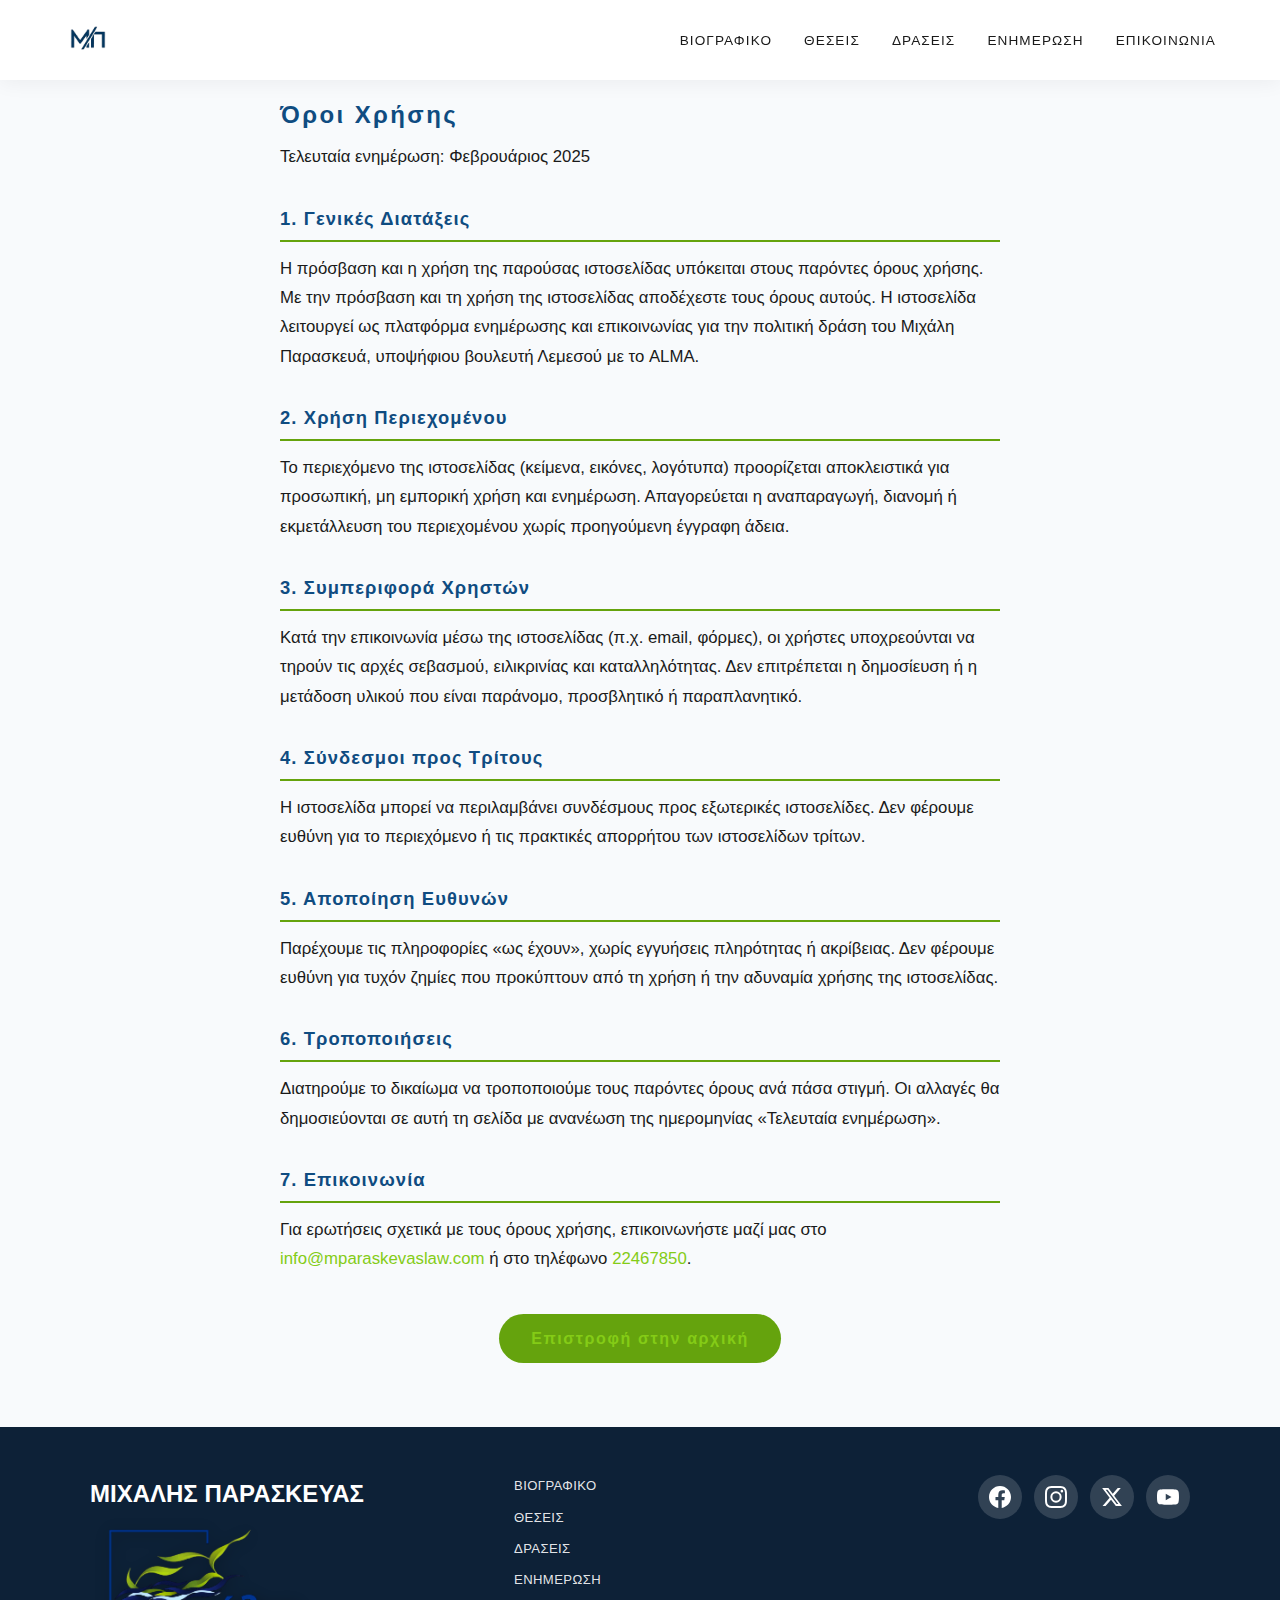
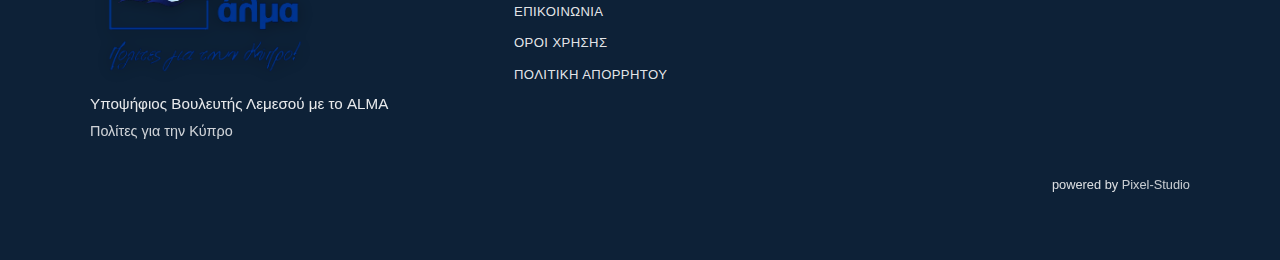
<file: oroi-xrisis.html>
<!DOCTYPE html>
<html lang="el">
<head>
    <meta charset="UTF-8">
    <meta name="viewport" content="width=device-width, initial-scale=1.0">
    <title>Όροι Χρήσης | Μιχάλης Παρασκευάς – Υποψήφιος Βουλευτής Λεμεσού με το ALMA</title>
    <meta name="description" content="Όροι χρήσης της ιστοσελίδας του Μιχάλη Παρασκευά. Πολίτες για την Κύπρο.">
    <link rel="icon" type="image/png" href="assets/michalis-logo.png">
    <link rel="stylesheet" href="styles.css?v=20260320h">
</head>
<body>
    <a href="#main-content" class="skip-link">Μετάβαση στο κύριο περιεχόμενο</a>

    <header class="header">
        <nav class="nav" aria-label="Κύρια πλοήγηση">
            <a href="index.html" class="logo">
                <img src="assets/michalis-logo.png" alt="Μιχάλης Παρασκευάς" class="logo-img">
            </a>
            <button class="nav-toggle" aria-label="Άνοιγμα μενού" aria-expanded="false">
                <span></span>
                <span></span>
                <span></span>
            </button>
            <ul class="nav-menu">
                <li><a href="biografiko.html">ΒΙΟΓΡΑΦΙΚΟ</a></li>
                <li><a href="index.html#theseis">ΘΕΣΕΙΣ</a></li>
                <li><a href="index.html#draseis">ΔΡΑΣΕΙΣ</a></li>
                <li><a href="index.html#enimerosi">ΕΝΗΜΕΡΩΣΗ</a></li>
                <li><a href="epikoinonia.html">ΕΠΙΚΟΙΝΩΝΙΑ</a></li>
            </ul>
        </nav>
    </header>

    <main id="main-content">
        <section class="section legal-page-section">
            <div class="container">
                <div class="legal-page-content animate-on-scroll">
                    <h1 class="page-title legal-page-title">Όροι Χρήσης</h1>
                    <p class="legal-updated">Τελευταία ενημέρωση: Φεβρουάριος 2025</p>

                    <h2 class="legal-section-title">1. Γενικές Διατάξεις</h2>
                    <p>Η πρόσβαση και η χρήση της παρούσας ιστοσελίδας υπόκειται στους παρόντες όρους χρήσης. Με την πρόσβαση και τη χρήση της ιστοσελίδας αποδέχεστε τους όρους αυτούς. Η ιστοσελίδα λειτουργεί ως πλατφόρμα ενημέρωσης και επικοινωνίας για την πολιτική δράση του Μιχάλη Παρασκευά, υποψήφιου βουλευτή Λεμεσού με το ALMA.</p>

                    <h2 class="legal-section-title">2. Χρήση Περιεχομένου</h2>
                    <p>Το περιεχόμενο της ιστοσελίδας (κείμενα, εικόνες, λογότυπα) προορίζεται αποκλειστικά για προσωπική, μη εμπορική χρήση και ενημέρωση. Απαγορεύεται η αναπαραγωγή, διανομή ή εκμετάλλευση του περιεχομένου χωρίς προηγούμενη έγγραφη άδεια.</p>

                    <h2 class="legal-section-title">3. Συμπεριφορά Χρηστών</h2>
                    <p>Κατά την επικοινωνία μέσω της ιστοσελίδας (π.χ. email, φόρμες), οι χρήστες υποχρεούνται να τηρούν τις αρχές σεβασμού, ειλικρινίας και καταλληλότητας. Δεν επιτρέπεται η δημοσίευση ή η μετάδοση υλικού που είναι παράνομο, προσβλητικό ή παραπλανητικό.</p>

                    <h2 class="legal-section-title">4. Σύνδεσμοι προς Τρίτους</h2>
                    <p>Η ιστοσελίδα μπορεί να περιλαμβάνει συνδέσμους προς εξωτερικές ιστοσελίδες. Δεν φέρουμε ευθύνη για το περιεχόμενο ή τις πρακτικές απορρήτου των ιστοσελίδων τρίτων.</p>

                    <h2 class="legal-section-title">5. Αποποίηση Ευθυνών</h2>
                    <p>Παρέχουμε τις πληροφορίες «ως έχουν», χωρίς εγγυήσεις πληρότητας ή ακρίβειας. Δεν φέρουμε ευθύνη για τυχόν ζημίες που προκύπτουν από τη χρήση ή την αδυναμία χρήσης της ιστοσελίδας.</p>

                    <h2 class="legal-section-title">6. Τροποποιήσεις</h2>
                    <p>Διατηρούμε το δικαίωμα να τροποποιούμε τους παρόντες όρους ανά πάσα στιγμή. Οι αλλαγές θα δημοσιεύονται σε αυτή τη σελίδα με ανανέωση της ημερομηνίας «Τελευταία ενημέρωση».</p>

                    <h2 class="legal-section-title">7. Επικοινωνία</h2>
                    <p>Για ερωτήσεις σχετικά με τους όρους χρήσης, επικοινωνήστε μαζί μας στο <a href="mailto:info@mparaskevaslaw.com">info@mparaskevaslaw.com</a> ή στο τηλέφωνο <a href="tel:+35722467850">22467850</a>.</p>

                    <div class="legal-cta">
                        <a href="index.html" class="section-link">Επιστροφή στην αρχική</a>
                    </div>
                </div>
            </div>
        </section>
    </main>

    <footer class="footer">
        <div class="container animate-on-scroll">
            <div class="footer-content">
                <h2 class="footer-title">ΜΙΧΑΛΗΣ ΠΑΡΑΣΚΕΥΑΣ</h2>
                <img src="assets/alma-logo.png" alt="Άλμα - Πολίτες για την Κύπρο" class="footer-party-logo">
                <p class="footer-subtitle">Υποψήφιος Βουλευτής Λεμεσού με το ALMA</p>
                <p class="footer-tagline">Πολίτες για την Κύπρο</p>
            </div>
            <nav class="footer-nav">
                <a href="biografiko.html">ΒΙΟΓΡΑΦΙΚΟ</a>
                <a href="index.html#theseis">ΘΕΣΕΙΣ</a>
                <a href="index.html#draseis">ΔΡΑΣΕΙΣ</a>
                <a href="index.html#enimerosi">ΕΝΗΜΕΡΩΣΗ</a>
                <a href="epikoinonia.html">ΕΠΙΚΟΙΝΩΝΙΑ</a>
                <a href="oroi-xrisis.html">ΟΡΟΙ ΧΡΗΣΗΣ</a>
                <a href="politiki-aporittou.html">ΠΟΛΙΤΙΚΗ ΑΠΟΡΡΗΤΟΥ</a>
            </nav>
            <div class="footer-social">
                <a href="https://www.facebook.com/paraskevamichalis" aria-label="Facebook" class="social-icon-link">
                    <svg class="social-icon" viewBox="0 0 24 24" fill="currentColor" aria-hidden="true"><path d="M24 12.073c0-6.627-5.373-12-12-12s-12 5.373-12 12c0 5.99 4.388 10.954 10.125 11.854v-8.385H7.078v-3.47h3.047V9.43c0-3.007 1.792-4.669 4.533-4.669 1.312 0 2.686.235 2.686.235v2.953H15.83c-1.491 0-1.956.925-1.956 1.874v2.25h3.328l-.532 3.47h-2.796v8.385C19.612 23.027 24 18.062 24 12.073z"/></svg>
                </a>
                <a href="https://www.instagram.com/michalisparaskevaslawyer/" aria-label="Instagram" class="social-icon-link">
                    <svg class="social-icon" viewBox="0 0 24 24" fill="currentColor" aria-hidden="true"><path d="M12 2.163c3.204 0 3.584.012 4.85.07 3.252.148 4.771 1.691 4.919 4.919.058 1.265.069 1.645.069 4.849 0 3.205-.012 3.584-.069 4.849-.149 3.225-1.664 4.771-4.919 4.919-1.266.058-1.644.07-4.85.07-3.204 0-3.584-.012-4.849-.07-3.26-.149-4.771-1.699-4.919-4.92-.058-1.265-.07-1.644-.07-4.849 0-3.204.013-3.583.07-4.849.149-3.227 1.664-4.771 4.919-4.919 1.266-.057 1.645-.069 4.849-.069zM12 0C8.741 0 8.333.014 7.053.072 2.695.272.273 2.69.073 7.052.014 8.333 0 8.741 0 12c0 3.259.014 3.668.072 4.948.2 4.358 2.618 6.78 6.98 6.98C8.333 23.986 8.741 24 12 24c3.259 0 3.668-.014 4.948-.072 4.354-.2 6.782-2.618 6.979-6.98.059-1.28.073-1.689.073-4.948 0-3.259-.014-3.667-.072-4.947-.196-4.354-2.617-6.78-6.979-6.98C15.668.014 15.259 0 12 0zm0 5.838a6.162 6.162 0 100 12.324 6.162 6.162 0 000-12.324zM12 16a4 4 0 110-8 4 4 0 010 8zm6.406-11.845a1.44 1.44 0 100 2.881 1.44 1.44 0 000-2.881z"/></svg>
                </a>
                <a href="https://x.com/osr55blog" aria-label="X (Twitter)" class="social-icon-link">
                    <svg class="social-icon" viewBox="0 0 24 24" fill="currentColor" aria-hidden="true"><path d="M18.244 2.25h3.308l-7.227 8.26 8.502 11.24H16.17l-5.214-6.817L4.99 21.75H1.68l7.73-8.835L1.254 2.25H8.08l4.713 6.231zm-1.161 17.52h1.833L7.084 4.126H5.117z"/></svg>
                </a>
                <a href="#" aria-label="LinkedIn" class="social-icon-link">
                    <svg class="social-icon" viewBox="0 0 24 24" fill="currentColor" aria-hidden="true"><path d="M20.447 20.452h-3.554v-5.569c0-1.328-.027-3.037-1.852-3.037-1.853 0-2.136 1.445-2.136 2.939v5.667H9.351V9h3.414v1.561h.046c.477-.9 1.637-1.85 3.37-1.85 3.601 0 4.267 2.37 4.267 5.455v6.286zM5.337 7.433c-1.144 0-2.063-.926-2.063-2.065 0-1.138.92-2.063 2.063-2.063 1.14 0 2.064.925 2.064 2.063 0 1.139-.925 2.065-2.064 2.065zm1.782 13.019H3.555V9h3.564v11.452zM22.225 0H1.771C.792 0 0 .774 0 1.729v20.542C0 23.227.792 24 1.771 24h20.451C23.2 24 24 23.227 24 22.271V1.729C24 .774 23.2 0 22.222 0h.003z"/></svg>
                </a>
                <a href="https://www.youtube.com/@osr555" aria-label="YouTube" class="social-icon-link">
                    <svg class="social-icon" viewBox="0 0 24 24" fill="currentColor" aria-hidden="true"><path d="M23.498 6.186a3.016 3.016 0 0 0-2.122-2.136C19.505 3.545 12 3.545 12 3.545s-7.505 0-9.377.505A3.017 3.017 0 0 0 .502 6.186C0 8.07 0 12 0 12s0 3.93.502 5.814a3.016 3.016 0 0 0 2.122 2.136c1.871.505 9.376.505 9.376.505s7.505 0 9.377-.505a3.015 3.015 0 0 0 2.122-2.136C24 15.93 24 12 24 12s0-3.93-.502-5.814zM9.545 15.568V8.432L15.818 12l-6.273 3.568z"/></svg>
                </a>
            </div>
            <p class="footer-credit">powered by <a href="https://www.pixel-studio.design/" target="_blank" rel="noopener noreferrer">Pixel-Studio</a></p>
        </div>
    </footer>

    <script src="script.js?v=20260320g"></script>
</body>
</html>
</file>
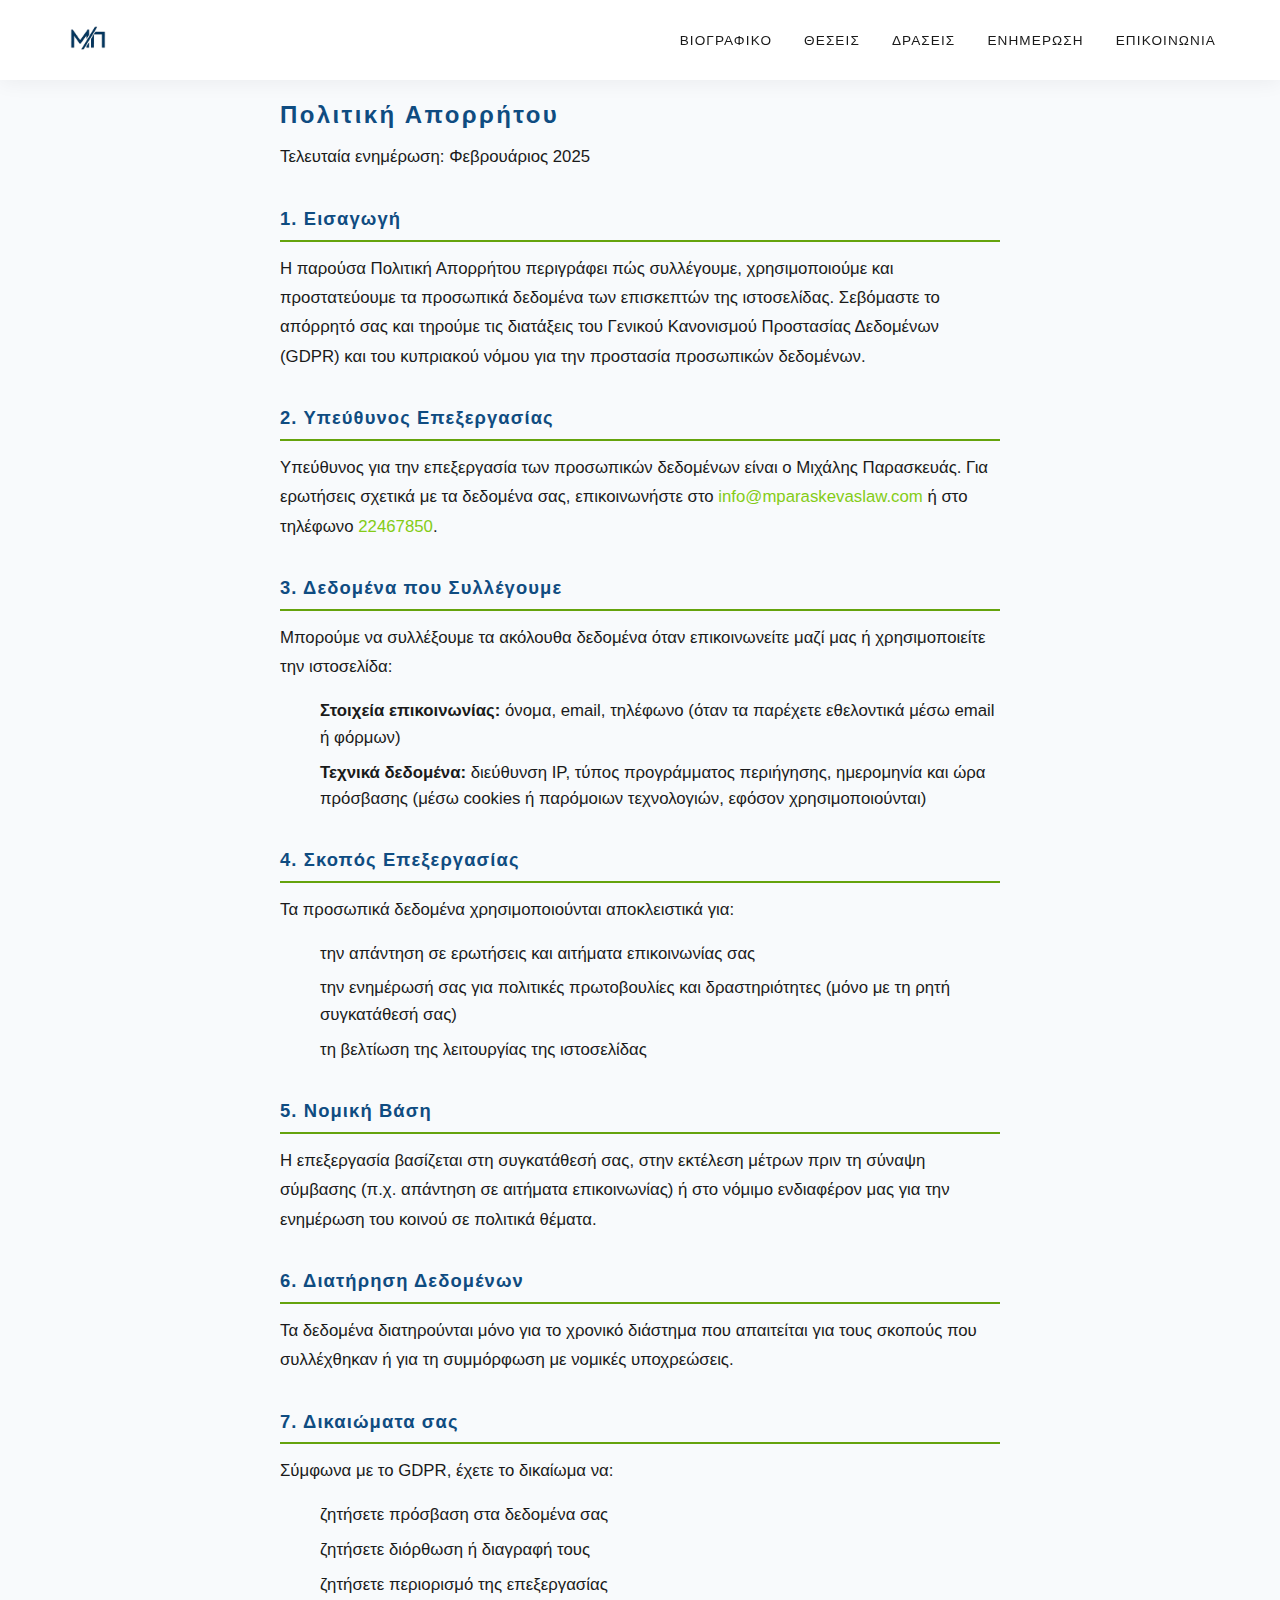
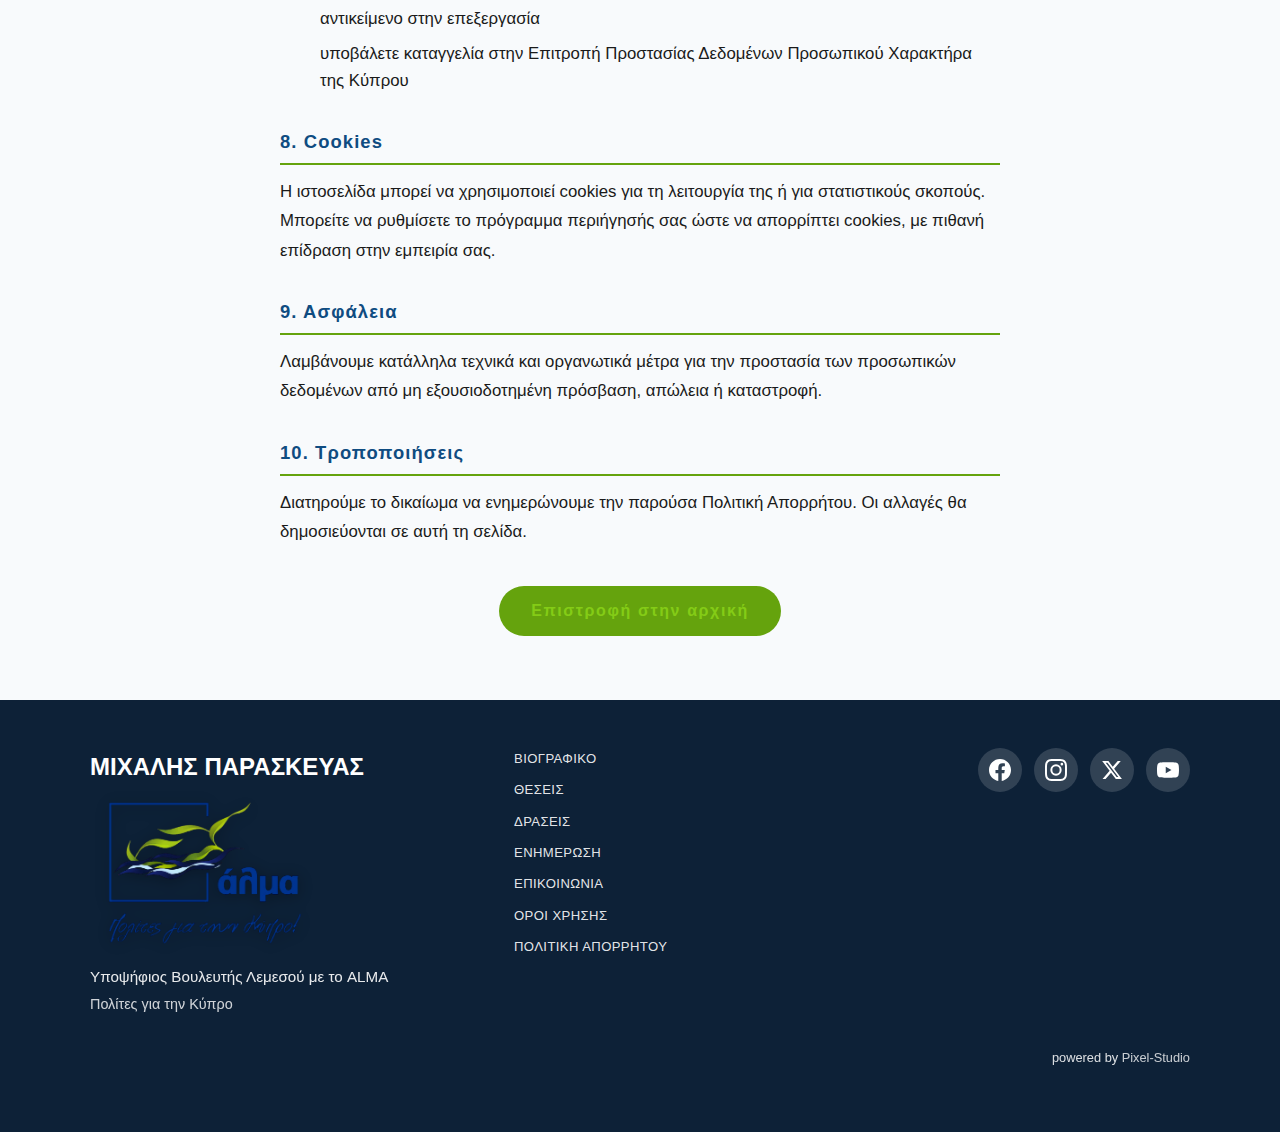
<file: politiki-aporittou.html>
<!DOCTYPE html>
<html lang="el">
<head>
    <meta charset="UTF-8">
    <meta name="viewport" content="width=device-width, initial-scale=1.0">
    <title>Πολιτική Απορρήτου | Μιχάλης Παρασκευάς – Υποψήφιος Βουλευτής Λεμεσού με το ALMA</title>
    <meta name="description" content="Πολιτική απορρήτου της ιστοσελίδας του Μιχάλη Παρασκευά. Πολίτες για την Κύπρο.">
    <link rel="icon" type="image/png" href="assets/michalis-logo.png">
    <link rel="stylesheet" href="styles.css?v=20260320h">
</head>
<body>
    <a href="#main-content" class="skip-link">Μετάβαση στο κύριο περιεχόμενο</a>

    <header class="header">
        <nav class="nav" aria-label="Κύρια πλοήγηση">
            <a href="index.html" class="logo">
                <img src="assets/michalis-logo.png" alt="Μιχάλης Παρασκευάς" class="logo-img">
            </a>
            <button class="nav-toggle" aria-label="Άνοιγμα μενού" aria-expanded="false">
                <span></span>
                <span></span>
                <span></span>
            </button>
            <ul class="nav-menu">
                <li><a href="biografiko.html">ΒΙΟΓΡΑΦΙΚΟ</a></li>
                <li><a href="index.html#theseis">ΘΕΣΕΙΣ</a></li>
                <li><a href="index.html#draseis">ΔΡΑΣΕΙΣ</a></li>
                <li><a href="index.html#enimerosi">ΕΝΗΜΕΡΩΣΗ</a></li>
                <li><a href="epikoinonia.html">ΕΠΙΚΟΙΝΩΝΙΑ</a></li>
            </ul>
        </nav>
    </header>

    <main id="main-content">
        <section class="section legal-page-section">
            <div class="container">
                <div class="legal-page-content animate-on-scroll">
                    <h1 class="page-title legal-page-title">Πολιτική Απορρήτου</h1>
                    <p class="legal-updated">Τελευταία ενημέρωση: Φεβρουάριος 2025</p>

                    <h2 class="legal-section-title">1. Εισαγωγή</h2>
                    <p>Η παρούσα Πολιτική Απορρήτου περιγράφει πώς συλλέγουμε, χρησιμοποιούμε και προστατεύουμε τα προσωπικά δεδομένα των επισκεπτών της ιστοσελίδας. Σεβόμαστε το απόρρητό σας και τηρούμε τις διατάξεις του Γενικού Κανονισμού Προστασίας Δεδομένων (GDPR) και του κυπριακού νόμου για την προστασία προσωπικών δεδομένων.</p>

                    <h2 class="legal-section-title">2. Υπεύθυνος Επεξεργασίας</h2>
                    <p>Υπεύθυνος για την επεξεργασία των προσωπικών δεδομένων είναι ο Μιχάλης Παρασκευάς. Για ερωτήσεις σχετικά με τα δεδομένα σας, επικοινωνήστε στο <a href="mailto:info@mparaskevaslaw.com">info@mparaskevaslaw.com</a> ή στο τηλέφωνο <a href="tel:+35722467850">22467850</a>.</p>

                    <h2 class="legal-section-title">3. Δεδομένα που Συλλέγουμε</h2>
                    <p>Μπορούμε να συλλέξουμε τα ακόλουθα δεδομένα όταν επικοινωνείτε μαζί μας ή χρησιμοποιείτε την ιστοσελίδα:</p>
                    <ul class="legal-list">
                        <li><strong>Στοιχεία επικοινωνίας:</strong> όνομα, email, τηλέφωνο (όταν τα παρέχετε εθελοντικά μέσω email ή φόρμων)</li>
                        <li><strong>Τεχνικά δεδομένα:</strong> διεύθυνση IP, τύπος προγράμματος περιήγησης, ημερομηνία και ώρα πρόσβασης (μέσω cookies ή παρόμοιων τεχνολογιών, εφόσον χρησιμοποιούνται)</li>
                    </ul>

                    <h2 class="legal-section-title">4. Σκοπός Επεξεργασίας</h2>
                    <p>Τα προσωπικά δεδομένα χρησιμοποιούνται αποκλειστικά για:</p>
                    <ul class="legal-list">
                        <li>την απάντηση σε ερωτήσεις και αιτήματα επικοινωνίας σας</li>
                        <li>την ενημέρωσή σας για πολιτικές πρωτοβουλίες και δραστηριότητες (μόνο με τη ρητή συγκατάθεσή σας)</li>
                        <li>τη βελτίωση της λειτουργίας της ιστοσελίδας</li>
                    </ul>

                    <h2 class="legal-section-title">5. Νομική Βάση</h2>
                    <p>Η επεξεργασία βασίζεται στη συγκατάθεσή σας, στην εκτέλεση μέτρων πριν τη σύναψη σύμβασης (π.χ. απάντηση σε αιτήματα επικοινωνίας) ή στο νόμιμο ενδιαφέρον μας για την ενημέρωση του κοινού σε πολιτικά θέματα.</p>

                    <h2 class="legal-section-title">6. Διατήρηση Δεδομένων</h2>
                    <p>Τα δεδομένα διατηρούνται μόνο για το χρονικό διάστημα που απαιτείται για τους σκοπούς που συλλέχθηκαν ή για τη συμμόρφωση με νομικές υποχρεώσεις.</p>

                    <h2 class="legal-section-title">7. Δικαιώματα σας</h2>
                    <p>Σύμφωνα με το GDPR, έχετε το δικαίωμα να:</p>
                    <ul class="legal-list">
                        <li>ζητήσετε πρόσβαση στα δεδομένα σας</li>
                        <li>ζητήσετε διόρθωση ή διαγραφή τους</li>
                        <li>ζητήσετε περιορισμό της επεξεργασίας</li>
                        <li>αντικείμενο στην επεξεργασία</li>
                        <li>υποβάλετε καταγγελία στην Επιτροπή Προστασίας Δεδομένων Προσωπικού Χαρακτήρα της Κύπρου</li>
                    </ul>

                    <h2 class="legal-section-title">8. Cookies</h2>
                    <p>Η ιστοσελίδα μπορεί να χρησιμοποιεί cookies για τη λειτουργία της ή για στατιστικούς σκοπούς. Μπορείτε να ρυθμίσετε το πρόγραμμα περιήγησής σας ώστε να απορρίπτει cookies, με πιθανή επίδραση στην εμπειρία σας.</p>

                    <h2 class="legal-section-title">9. Ασφάλεια</h2>
                    <p>Λαμβάνουμε κατάλληλα τεχνικά και οργανωτικά μέτρα για την προστασία των προσωπικών δεδομένων από μη εξουσιοδοτημένη πρόσβαση, απώλεια ή καταστροφή.</p>

                    <h2 class="legal-section-title">10. Τροποποιήσεις</h2>
                    <p>Διατηρούμε το δικαίωμα να ενημερώνουμε την παρούσα Πολιτική Απορρήτου. Οι αλλαγές θα δημοσιεύονται σε αυτή τη σελίδα.</p>

                    <div class="legal-cta">
                        <a href="index.html" class="section-link">Επιστροφή στην αρχική</a>
                    </div>
                </div>
            </div>
        </section>
    </main>

    <footer class="footer">
        <div class="container animate-on-scroll">
            <div class="footer-content">
                <h2 class="footer-title">ΜΙΧΑΛΗΣ ΠΑΡΑΣΚΕΥΑΣ</h2>
                <img src="assets/alma-logo.png" alt="Άλμα - Πολίτες για την Κύπρο" class="footer-party-logo">
                <p class="footer-subtitle">Υποψήφιος Βουλευτής Λεμεσού με το ALMA</p>
                <p class="footer-tagline">Πολίτες για την Κύπρο</p>
            </div>
            <nav class="footer-nav">
                <a href="biografiko.html">ΒΙΟΓΡΑΦΙΚΟ</a>
                <a href="index.html#theseis">ΘΕΣΕΙΣ</a>
                <a href="index.html#draseis">ΔΡΑΣΕΙΣ</a>
                <a href="index.html#enimerosi">ΕΝΗΜΕΡΩΣΗ</a>
                <a href="epikoinonia.html">ΕΠΙΚΟΙΝΩΝΙΑ</a>
                <a href="oroi-xrisis.html">ΟΡΟΙ ΧΡΗΣΗΣ</a>
                <a href="politiki-aporittou.html">ΠΟΛΙΤΙΚΗ ΑΠΟΡΡΗΤΟΥ</a>
            </nav>
            <div class="footer-social">
                <a href="https://www.facebook.com/paraskevamichalis" aria-label="Facebook" class="social-icon-link">
                    <svg class="social-icon" viewBox="0 0 24 24" fill="currentColor" aria-hidden="true"><path d="M24 12.073c0-6.627-5.373-12-12-12s-12 5.373-12 12c0 5.99 4.388 10.954 10.125 11.854v-8.385H7.078v-3.47h3.047V9.43c0-3.007 1.792-4.669 4.533-4.669 1.312 0 2.686.235 2.686.235v2.953H15.83c-1.491 0-1.956.925-1.956 1.874v2.25h3.328l-.532 3.47h-2.796v8.385C19.612 23.027 24 18.062 24 12.073z"/></svg>
                </a>
                <a href="https://www.instagram.com/michalisparaskevaslawyer/" aria-label="Instagram" class="social-icon-link">
                    <svg class="social-icon" viewBox="0 0 24 24" fill="currentColor" aria-hidden="true"><path d="M12 2.163c3.204 0 3.584.012 4.85.07 3.252.148 4.771 1.691 4.919 4.919.058 1.265.069 1.645.069 4.849 0 3.205-.012 3.584-.069 4.849-.149 3.225-1.664 4.771-4.919 4.919-1.266.058-1.644.07-4.85.07-3.204 0-3.584-.012-4.849-.07-3.26-.149-4.771-1.699-4.919-4.92-.058-1.265-.07-1.644-.07-4.849 0-3.204.013-3.583.07-4.849.149-3.227 1.664-4.771 4.919-4.919 1.266-.057 1.645-.069 4.849-.069zM12 0C8.741 0 8.333.014 7.053.072 2.695.272.273 2.69.073 7.052.014 8.333 0 8.741 0 12c0 3.259.014 3.668.072 4.948.2 4.358 2.618 6.78 6.98 6.98C8.333 23.986 8.741 24 12 24c3.259 0 3.668-.014 4.948-.072 4.354-.2 6.782-2.618 6.979-6.98.059-1.28.073-1.689.073-4.948 0-3.259-.014-3.667-.072-4.947-.196-4.354-2.617-6.78-6.979-6.98C15.668.014 15.259 0 12 0zm0 5.838a6.162 6.162 0 100 12.324 6.162 6.162 0 000-12.324zM12 16a4 4 0 110-8 4 4 0 010 8zm6.406-11.845a1.44 1.44 0 100 2.881 1.44 1.44 0 000-2.881z"/></svg>
                </a>
                <a href="https://x.com/osr55blog" aria-label="X (Twitter)" class="social-icon-link">
                    <svg class="social-icon" viewBox="0 0 24 24" fill="currentColor" aria-hidden="true"><path d="M18.244 2.25h3.308l-7.227 8.26 8.502 11.24H16.17l-5.214-6.817L4.99 21.75H1.68l7.73-8.835L1.254 2.25H8.08l4.713 6.231zm-1.161 17.52h1.833L7.084 4.126H5.117z"/></svg>
                </a>
                <a href="#" aria-label="LinkedIn" class="social-icon-link">
                    <svg class="social-icon" viewBox="0 0 24 24" fill="currentColor" aria-hidden="true"><path d="M20.447 20.452h-3.554v-5.569c0-1.328-.027-3.037-1.852-3.037-1.853 0-2.136 1.445-2.136 2.939v5.667H9.351V9h3.414v1.561h.046c.477-.9 1.637-1.85 3.37-1.85 3.601 0 4.267 2.37 4.267 5.455v6.286zM5.337 7.433c-1.144 0-2.063-.926-2.063-2.065 0-1.138.92-2.063 2.063-2.063 1.14 0 2.064.925 2.064 2.063 0 1.139-.925 2.065-2.064 2.065zm1.782 13.019H3.555V9h3.564v11.452zM22.225 0H1.771C.792 0 0 .774 0 1.729v20.542C0 23.227.792 24 1.771 24h20.451C23.2 24 24 23.227 24 22.271V1.729C24 .774 23.2 0 22.222 0h.003z"/></svg>
                </a>
                <a href="https://www.youtube.com/@osr555" aria-label="YouTube" class="social-icon-link">
                    <svg class="social-icon" viewBox="0 0 24 24" fill="currentColor" aria-hidden="true"><path d="M23.498 6.186a3.016 3.016 0 0 0-2.122-2.136C19.505 3.545 12 3.545 12 3.545s-7.505 0-9.377.505A3.017 3.017 0 0 0 .502 6.186C0 8.07 0 12 0 12s0 3.93.502 5.814a3.016 3.016 0 0 0 2.122 2.136c1.871.505 9.376.505 9.376.505s7.505 0 9.377-.505a3.015 3.015 0 0 0 2.122-2.136C24 15.93 24 12 24 12s0-3.93-.502-5.814zM9.545 15.568V8.432L15.818 12l-6.273 3.568z"/></svg>
                </a>
            </div>
            <p class="footer-credit">powered by <a href="https://www.pixel-studio.design/" target="_blank" rel="noopener noreferrer">Pixel-Studio</a></p>
        </div>
    </footer>

    <script src="script.js?v=20260320g"></script>
</body>
</html>
</file>
<file: styles.css>
/* ===== CSS Variables - ALMA Brand Colors (from logo) ===== */
:root {
    --color-primary: #0F4C81;
    --color-primary-dark: #1A2F4B;
    --color-primary-navy: #0d2137;
    --color-accent: #84cc16;
    --color-accent-hover: #a3e635;
    --color-accent-olive: #65a30d;
    --color-text: #1a1a1a;
    --color-text-muted: #475569;
    --color-bg: #ffffff;
    --color-bg-alt: #f8fafc;
    --color-bg-dark: #0a0a0a;
    --font-display: -apple-system, BlinkMacSystemFont, "Segoe UI", Roboto, "Helvetica Neue", Arial, sans-serif;
    --font-body: -apple-system, BlinkMacSystemFont, "Segoe UI", Roboto, "Helvetica Neue", Arial, sans-serif;
    --transition: 0.3s ease;
    --shadow: 0 4px 20px rgba(0, 0, 0, 0.08);
    --shadow-hover: 0 8px 30px rgba(0, 0, 0, 0.12);
}

/* ===== Reset & Base ===== */
*, *::before, *::after {
    box-sizing: border-box;
    margin: 0;
    padding: 0;
}

html {
    scroll-behavior: smooth;
}

body {
    font-family: var(--font-body);
    font-size: 16px;
    line-height: 1.6;
    color: var(--color-text);
    background: var(--color-bg);
    overflow-x: hidden;
    -webkit-overflow-scrolling: touch;
}

a {
    color: inherit;
    text-decoration: none;
    transition: color var(--transition), opacity var(--transition);
}

ul {
    list-style: none;
}

img {
    max-width: 100%;
    height: auto;
    display: block;
}

/* ===== Skip Link ===== */
.skip-link {
    position: absolute;
    top: -100px;
    left: 50%;
    transform: translateX(-50%);
    background: var(--color-primary);
    color: white;
    padding: 0.75rem 1.5rem;
    border-radius: 4px;
    z-index: 10000;
    transition: top var(--transition);
}

.skip-link:focus {
    top: 1rem;
}

/* ===== Header & Navigation ===== */
.header {
    position: fixed;
    top: 0;
    left: 0;
    right: 0;
    z-index: 1000;
    background: rgba(255, 255, 255, 0.98);
    box-shadow: 0 2px 20px rgba(0, 0, 0, 0.06);
}

.nav {
    display: flex;
    align-items: center;
    justify-content: space-between;
    max-width: 1200px;
    margin: 0 auto;
    padding: 1rem 1.5rem;
}

.logo {
    display: flex;
    align-items: center;
}

.logo-img {
    height: 48px;
    width: auto;
    display: block;
}

.nav-toggle {
    display: none;
    flex-direction: column;
    gap: 5px;
    background: none;
    border: none;
    cursor: pointer;
    padding: 0.5rem;
}

.nav-toggle span {
    width: 24px;
    height: 2px;
    background: var(--color-primary);
    transition: var(--transition);
}

.nav-menu {
    display: flex;
    gap: 2rem;
}

.nav-menu a {
    font-size: 0.85rem;
    font-weight: 500;
    letter-spacing: 0.08em;
    color: var(--color-text);
}

.nav-menu a:hover {
    color: var(--color-primary);
}

/* ===== Hero Section ===== */
.hero {
    position: relative;
    min-height: 90vh;
    display: flex;
    align-items: center;
    background: #0a0a0a;
    overflow: hidden;
}

.hero-bg-accent {
    display: none;
}

.hero::before {
    content: '';
    position: absolute;
    inset: 0;
    /* Overlay for readability over full-bleed photo */
    background: linear-gradient(90deg, rgba(0, 0, 0, 0.58) 0%, rgba(0, 0, 0, 0.46) 45%, rgba(0, 0, 0, 0.32) 100%);
    z-index: 1;
}

.hero-photo-wrap {
    position: absolute;
    top: 0;
    left: 0;
    width: 100%;
    height: 100%;
    overflow: hidden;
    z-index: 0;
    background-image: url('assets/michalis-photo-v2.png');
    background-size: cover;
    background-position: 28% top;
    background-repeat: no-repeat;
    animation: heroPhotoEntrance 0.9s cubic-bezier(0.22, 1, 0.36, 1) 0.2s forwards;
    opacity: 0;
    transform: translateY(25px);
}

.hero-inner {
    position: relative;
    z-index: 2;
    display: flex;
    align-items: center;
    justify-content: flex-end;
    max-width: 1200px;
    margin: 0 auto;
    padding: 4rem 1.5rem;
    width: 100%;
    min-height: 90vh;
}

@keyframes heroPhotoEntrance {
    to {
        opacity: 1;
        transform: translateY(0);
    }
}

/* Hero content entrance */
.hero-content-animate {
    animation: heroContentEntrance 0.8s cubic-bezier(0.22, 1, 0.36, 1) 0.4s forwards;
    opacity: 0;
    transform: translateY(30px);
}

@keyframes heroContentEntrance {
    to {
        opacity: 1;
        transform: translateY(0);
    }
}

/* animate-on-scroll: no scroll animation, elements visible by default */
.animate-on-scroll {
    opacity: 1;
    transform: none;
}

.hero-content {
    flex: 0 1 55%;
    max-width: 600px;
    padding: 2rem 0;
    text-align: left;
    margin-left: 0;
    margin-right: auto;
}

.hero-label {
    font-size: 0.85rem;
    font-weight: 600;
    letter-spacing: 0.2em;
    color: #d1fae5;
    text-transform: uppercase;
    margin-bottom: 0.75rem;
}

.hero-title {
    font-family: var(--font-display);
    font-size: clamp(2.25rem, 4.5vw, 3.5rem);
    font-weight: 700;
    color: #ffffff;
    line-height: 1.15;
    margin-bottom: 1rem;
}

.hero-tagline {
    font-size: 1.15rem;
    color: rgba(255, 255, 255, 0.9);
    font-weight: 500;
    margin-bottom: 2rem;
}

.hero-logo-wrap {
    margin-top: 2rem;
}

.hero-logo {
    width: clamp(100px, 12vw, 160px);
    height: auto;
    display: block;
}

/* ===== Sections Preview ===== */
.sections-preview {
    padding: 3rem 1.5rem;
    background: var(--color-bg);
}

.preview-cards {
    display: flex;
    gap: 1.5rem;
    max-width: 800px;
    margin: 0 auto;
    justify-content: center;
    flex-wrap: wrap;
}

.preview-card {
    flex: 1;
    min-width: 280px;
    padding: 3rem 2rem;
    background: var(--color-primary);
    color: white;
    text-align: center;
    border-radius: 8px;
    transition: transform var(--transition), box-shadow var(--transition);
}

.preview-card:hover {
    transform: translateY(-4px);
    box-shadow: var(--shadow-hover);
}

.preview-card h2 {
    font-family: var(--font-display);
    font-size: 1.75rem;
    font-weight: 600;
}

/* ===== Quote Section ===== */
.quote-section {
    padding: 4rem 1.5rem;
    background: var(--color-bg-alt);
}

.quote {
    max-width: 800px;
    margin: 0 auto;
    font-family: var(--font-display);
    font-size: clamp(1.1rem, 2vw, 1.35rem);
    font-weight: 400;
    line-height: 1.7;
    color: var(--color-text);
    text-align: center;
    font-style: italic;
}

.quote::before,
.quote::after {
    content: '"';
    font-size: 2rem;
    color: var(--color-primary);
    opacity: 0.5;
}

/* ===== Section Common ===== */
.section {
    position: relative;
    padding: 4rem 1.5rem;
    overflow-x: hidden;
    overflow-y: visible;
}

/* Green diagonal band - accent inspired by ALMA logo */
.section::after {
    display: none;
}

.container {
    max-width: 1100px;
    margin: 0 auto;
}

.section-title {
    font-family: var(--font-display);
    font-size: 1.5rem;
    font-weight: 500;
    letter-spacing: 0.15em;
    color: var(--color-primary);
    margin-bottom: 2.5rem;
    text-align: center;
    position: relative;
    padding-top: 1.25rem;
}

/* Decorative lines inspired by ALMA logo (blue square, wavy motifs) */
.section-title::before {
    content: '';
    position: absolute;
    top: 0;
    left: 50%;
    transform: translateX(-50%);
    width: 80px;
    height: 3px;
    background: linear-gradient(90deg, transparent, var(--color-primary) 30%, var(--color-accent-olive) 50%, var(--color-primary) 70%, transparent);
    border-radius: 2px;
}

.section-title::after {
    content: '';
    position: absolute;
    bottom: -1rem;
    left: 50%;
    transform: translateX(-50%);
    width: 120px;
    height: 1px;
    background: linear-gradient(90deg, transparent, rgba(15, 76, 129, 0.3) 20%, rgba(15, 76, 129, 0.5) 50%, rgba(15, 76, 129, 0.3) 80%, transparent);
}

.section-link {
    display: block;
    width: fit-content;
    margin: 2rem auto 0;
    padding: 0.75rem 2rem;
    text-align: center;
    font-weight: 600;
    letter-spacing: 0.1em;
    color: white;
    background: var(--color-accent-olive);
    border-radius: 9999px;
    transition: background var(--transition), transform var(--transition);
}

.section-link:hover {
    background: var(--color-accent);
    transform: translateY(-2px);
}

/* ===== Proposals Section ===== */
.proposals-section {
    background: var(--color-bg);
}

.proposals-grid {
    display: grid;
    grid-template-columns: repeat(auto-fill, minmax(320px, 1fr));
    gap: 1.5rem;
}

.proposal-card {
    padding: 2rem;
    background: white;
    border-radius: 8px;
    border: 1px solid #e8e8e8;
    transition: box-shadow var(--transition), border-color var(--transition);
}

.proposal-card:hover {
    box-shadow: var(--shadow);
    border-color: var(--color-primary);
}

.proposal-card h3 {
    font-family: var(--font-display);
    font-size: 1.15rem;
    font-weight: 600;
    color: var(--color-primary);
    margin-bottom: 0.75rem;
    line-height: 1.4;
}

.proposal-card p {
    font-size: 0.95rem;
    color: var(--color-text-muted);
}

/* ===== Actions Section ===== */
.actions-section {
    background: var(--color-bg-alt);
}

.actions-list {
    display: flex;
    flex-direction: column;
    gap: 1rem;
}

.action-item {
    display: flex;
    align-items: center;
    gap: 2rem;
    padding: 1.25rem 1.5rem;
    background: white;
    border-radius: 8px;
    border-left: 4px solid var(--color-primary);
    transition: box-shadow var(--transition);
}

.action-item:hover {
    box-shadow: var(--shadow);
}

.action-item time {
    font-size: 0.9rem;
    font-weight: 600;
    color: var(--color-primary);
    flex-shrink: 0;
}

.action-item h3 {
    font-size: 1rem;
    font-weight: 500;
    color: var(--color-text);
}

/* ===== Bio Section ===== */
.bio-section {
    background: var(--color-bg);
}

.bio-content {
    max-width: 700px;
    margin: 0 auto;
}

.bio-content p {
    margin-bottom: 1.25rem;
    font-size: 1.05rem;
    color: var(--color-text-muted);
}

.bio-content p:last-child {
    margin-bottom: 0;
}

/* ===== Bio Page (biografiko.html) ===== */
.bio-hero {
    position: relative;
    min-height: 70vh;
    display: flex;
    align-items: center;
    background: linear-gradient(135deg, var(--color-primary) 0%, var(--color-primary-dark) 50%, var(--color-primary-navy) 100%);
    overflow: hidden;
}

.bio-hero-bg {
    position: absolute;
    inset: 0;
    background: url('assets/michalis-photo-v2.png') center right / 55% auto no-repeat;
    opacity: 0.15;
    filter: grayscale(100%);
}

.bio-hero-inner {
    position: relative;
    z-index: 2;
    display: flex;
    align-items: center;
    justify-content: center;
    gap: 3rem;
    max-width: 1100px;
    margin: 0 auto;
    padding: 6rem 1.5rem 4rem;
    width: 100%;
}

.bio-hero-photo {
    flex: 0 0 320px;
    aspect-ratio: 3 / 4;
    border-radius: 12px;
    overflow: hidden;
    box-shadow: 0 25px 50px rgba(0, 0, 0, 0.35);
    background-image: url('assets/michalis-photo-v2.png');
    background-size: cover;
    background-position: center;
}

.bio-hero-content {
    flex: 1;
    text-align: center;
}

.bio-hero-title {
    font-family: var(--font-display);
    font-size: 2.5rem;
    font-weight: 600;
    color: white;
    letter-spacing: 0.02em;
    margin-bottom: 0.5rem;
}

.bio-hero-subtitle {
    font-size: 1.15rem;
    color: rgba(255, 255, 255, 0.9);
    font-weight: 500;
    margin-bottom: 1.5rem;
}

.bio-hero-logo-img {
    height: 48px;
    width: auto;
    opacity: 0.95;
}

.bio-page-section {
    background: var(--color-bg-alt);
}

.bio-page-section::after {
    display: none;
}

.bio-page-content {
    max-width: 720px;
    margin: 0 auto;
    padding: 2rem 0;
}

.bio-intro {
    font-size: 1.15rem;
    line-height: 1.75;
    color: var(--color-text);
    margin-bottom: 2.5rem;
}

.bio-section-title {
    font-family: var(--font-display);
    font-size: 1.25rem;
    font-weight: 600;
    letter-spacing: 0.08em;
    color: var(--color-primary);
    margin: 2.5rem 0 1rem;
    padding-bottom: 0.5rem;
    border-bottom: 2px solid var(--color-accent-olive);
}

.bio-lead {
    font-size: 1.05rem;
    color: var(--color-text-muted);
    margin-bottom: 1.25rem;
}

.bio-milestones {
    list-style: none;
    margin-bottom: 2rem;
}

.bio-milestone {
    display: flex;
    align-items: flex-start;
    gap: 1rem;
    padding: 1rem 1.25rem;
    margin-bottom: 0.75rem;
    background: white;
    border-radius: 8px;
    border-left: 4px solid var(--color-accent-olive);
    box-shadow: 0 2px 12px rgba(0, 0, 0, 0.04);
    transition: box-shadow var(--transition);
}

.bio-milestone:hover {
    box-shadow: var(--shadow);
}

.bio-milestone-icon {
    flex-shrink: 0;
    width: 24px;
    height: 24px;
    display: flex;
    align-items: center;
    justify-content: center;
    background: var(--color-accent-olive);
    color: white;
    border-radius: 50%;
    font-size: 0.75rem;
    font-weight: 700;
}

.bio-milestone span:last-child {
    font-size: 1rem;
    line-height: 1.6;
    color: var(--color-text);
}

.bio-text {
    font-size: 1.05rem;
    line-height: 1.75;
    color: var(--color-text);
    margin-bottom: 2rem;
}

.bio-quote {
    font-size: 1.25rem;
    font-style: italic;
    line-height: 1.7;
    color: var(--color-primary);
    padding: 2rem 2.5rem;
    margin: 2.5rem 0;
    background: white;
    border-radius: 12px;
    border-left: 5px solid var(--color-accent-olive);
    box-shadow: var(--shadow);
}

.bio-quote::before {
    content: '"';
    font-size: 2.5rem;
    color: var(--color-accent-olive);
    opacity: 0.6;
}

.bio-cta {
    text-align: center;
    margin-top: 2.5rem;
}

/* Legal pages (Όροι Χρήσης, Πολιτική Απορρήτου) */
.legal-page-section {
    background: var(--color-bg-alt);
    padding-top: 6rem;
    padding-bottom: 4rem;
}

.legal-page-section::after {
    display: none;
}

.legal-page-content {
    max-width: 720px;
    margin: 0 auto;
}

.legal-page-title {
    font-size: 1.5rem;
    font-weight: 600;
    letter-spacing: 0.1em;
    color: var(--color-primary);
    margin-bottom: 0.5rem;
}

.legal-updated {
    font-size: 0.9rem;
    color: var(--color-text-muted);
    margin-bottom: 2.5rem;
}

.legal-section-title {
    font-family: var(--font-display);
    font-size: 1.15rem;
    font-weight: 600;
    letter-spacing: 0.06em;
    color: var(--color-primary);
    margin: 2rem 0 0.75rem;
    padding-bottom: 0.4rem;
    border-bottom: 2px solid var(--color-accent-olive);
}

.legal-page-content p {
    font-size: 1.05rem;
    line-height: 1.75;
    color: var(--color-text);
    margin-bottom: 1rem;
}

.legal-page-content a {
    color: var(--color-accent);
    text-decoration: none;
}

.legal-page-content a:hover {
    text-decoration: underline;
}

.legal-list {
    margin: 0.5rem 0 1.5rem 1.25rem;
    padding-left: 1.25rem;
}

.legal-list li {
    margin-bottom: 0.5rem;
    font-size: 1.05rem;
    line-height: 1.6;
    color: var(--color-text);
}

.legal-cta {
    text-align: center;
    margin-top: 2.5rem;
}

@media (max-width: 768px) {
    .bio-hero-inner {
        flex-direction: column;
        text-align: center;
        padding-top: 5rem;
    }
    .bio-hero-photo {
        flex: 0 0 auto;
        width: 240px;
    }
    .bio-hero-title {
        font-size: 1.85rem;
    }
    .bio-hero-subtitle {
        font-size: 1rem;
    }
}

/* ===== News Section - Video Carousel ===== */
.news-section {
    background: var(--color-bg-alt);
}

.video-carousel {
    position: relative;
    max-width: 520px;
    margin: 0 auto;
}

.carousel-track-wrap {
    overflow: hidden;
    border-radius: 12px;
    box-shadow: var(--shadow);
}

.carousel-track {
    display: flex;
    transition: transform 0.4s ease;
}

.carousel-slide {
    flex: 0 0 100%;
    min-width: 0;
}

.video-wrapper {
    position: relative;
    width: min(100%, 420px);
    margin: 0 auto;
    aspect-ratio: 9 / 16;
    background: #000;
    border-radius: 12px;
    overflow: hidden;
}

.video-wrapper iframe {
    position: absolute;
    top: 0;
    left: 0;
    width: 100%;
    height: 100%;
    border: none;
}

.video-placeholder {
    position: absolute;
    top: 50%;
    left: 50%;
    transform: translate(-50%, -50%);
    color: rgba(255,255,255,0.7);
    font-size: 1rem;
    font-weight: 500;
    pointer-events: none;
}

.video-wrapper iframe[src]:not([src=""]) + .video-placeholder,
.video-wrapper:has(iframe[src]:not([src=""])) .video-placeholder {
    display: none;
}

.carousel-btn {
    position: absolute;
    top: 50%;
    transform: translateY(-50%);
    width: 48px;
    height: 48px;
    border: none;
    border-radius: 50%;
    background: white;
    color: var(--color-primary);
    cursor: pointer;
    display: flex;
    align-items: center;
    justify-content: center;
    box-shadow: var(--shadow);
    transition: background var(--transition), color var(--transition), transform var(--transition);
    z-index: 2;
}

.carousel-btn:hover {
    background: var(--color-accent-olive);
    color: white;
    transform: translateY(-50%) scale(1.05);
}

.carousel-btn svg {
    width: 24px;
    height: 24px;
}

.carousel-prev {
    left: -24px;
}

.carousel-next {
    right: -24px;
}

.carousel-dots {
    display: flex;
    justify-content: center;
    gap: 0.5rem;
    margin-top: 1.25rem;
}

.carousel-dots button {
    width: 10px;
    height: 10px;
    border-radius: 50%;
    border: none;
    background: rgba(0,0,0,0.2);
    cursor: pointer;
    transition: background var(--transition), transform var(--transition);
}

.carousel-dots button:hover {
    background: rgba(0,0,0,0.35);
}

.carousel-dots button.active {
    background: var(--color-accent-olive);
    transform: scale(1.2);
}

@media (max-width: 768px) {
    .video-wrapper {
        width: min(100%, 340px);
    }

    .carousel-prev {
        left: 8px;
    }
    .carousel-next {
        right: 8px;
    }
    .carousel-btn {
        width: 40px;
        height: 40px;
    }
    .carousel-btn svg {
        width: 20px;
        height: 20px;
    }
}

/* ===== Contact Section ===== */
.contact-section {
    background: var(--color-primary);
    color: white;
}

.contact-section .section-title,
.contact-section .page-title {
    color: white;
}

.contact-section .section-title::before {
    background: linear-gradient(90deg, transparent, rgba(255,255,255,0.5) 30%, rgba(132,204,22,0.8) 50%, rgba(255,255,255,0.5) 70%, transparent);
}

.contact-section .section-title::after {
    background: linear-gradient(90deg, transparent, rgba(255,255,255,0.2) 20%, rgba(255,255,255,0.4) 50%, rgba(255,255,255,0.2) 80%, transparent);
}

.contact-page {
    min-height: 60vh;
    display: flex;
    align-items: center;
    justify-content: center;
    padding-top: 6rem;
}

.contact-page .page-title {
    font-size: 1.5rem;
    font-weight: 500;
    letter-spacing: 0.15em;
    margin-bottom: 2.5rem;
    text-align: center;
    position: relative;
    padding-top: 1.25rem;
}

.contact-page .page-title::before {
    content: '';
    position: absolute;
    top: 0;
    left: 50%;
    transform: translateX(-50%);
    width: 80px;
    height: 3px;
    background: linear-gradient(90deg, transparent, rgba(255,255,255,0.5) 30%, rgba(132,204,22,0.8) 50%, rgba(255,255,255,0.5) 70%, transparent);
    border-radius: 2px;
}

.contact-page .page-title::after {
    content: '';
    position: absolute;
    bottom: -1rem;
    left: 50%;
    transform: translateX(-50%);
    width: 120px;
    height: 1px;
    background: linear-gradient(90deg, transparent, rgba(255,255,255,0.2) 20%, rgba(255,255,255,0.4) 50%, rgba(255,255,255,0.2) 80%, transparent);
}

.contact-content {
    text-align: center;
}

.contact-message {
    max-width: 56rem;
    margin: 0 auto 2.5rem;
}

.contact-message p {
    font-size: 1.05rem;
    line-height: 1.7;
    margin-bottom: 1rem;
}

.contact-message p:last-child {
    margin-bottom: 0;
}

.contact-ways-title {
    font-size: 1.15rem;
    font-weight: 600;
    letter-spacing: 0.08em;
    margin-bottom: 1.25rem;
}

.contact-ways-list {
    list-style: none;
    padding: 0;
    margin: 0 0 2.5rem;
}

.contact-ways-list li {
    margin-bottom: 0.75rem;
    font-size: 1rem;
}

.contact-ways-list a {
    color: var(--color-accent);
    text-decoration: none;
    transition: color var(--transition);
}

.contact-ways-list a:hover {
    color: white;
    text-decoration: underline;
}

.contact-tagline {
    font-size: 1.25rem;
    font-weight: 600;
    letter-spacing: 0.1em;
    margin-bottom: 1.5rem;
}

.social-links {
    display: flex;
    gap: 1.5rem;
    justify-content: center;
    flex-wrap: wrap;
    margin-bottom: 1.5rem;
}

.social-links a,
.social-icon-link {
    color: white;
    font-weight: 500;
    display: inline-flex;
    align-items: center;
    justify-content: center;
    transition: color var(--transition), transform var(--transition);
}

.social-links a:hover,
.social-icon-link:hover {
    color: var(--color-accent);
    transform: translateY(-2px);
}

.social-icon {
    width: 28px;
    height: 28px;
}

.social-links .social-icon {
    width: 36px;
    height: 36px;
}

/* ===== Footer ===== */
.footer {
    background: var(--color-primary-navy);
    color: white;
    padding: 3rem 1.5rem 4rem;
}

.footer .container {
    display: grid;
    grid-template-columns: 1.4fr 1fr 1.3fr;
    align-items: start;
    gap: 1.5rem 2rem;
}

.footer-content {
    text-align: left;
    margin-bottom: 0;
}

.footer-party-logo {
    display: block;
    width: clamp(150px, 18vw, 230px);
    height: auto;
    margin: 0.35rem 0 0.65rem;
    filter: brightness(1.12) contrast(1.18) saturate(1.08) drop-shadow(0 2px 8px rgba(0, 0, 0, 0.35));
    opacity: 0.98;
}

.footer-title {
    font-family: var(--font-display);
    font-size: 1.5rem;
    font-weight: 700;
    margin-bottom: 0.25rem;
}

.footer-subtitle {
    font-size: 0.95rem;
    opacity: 0.9;
    margin-bottom: 0.25rem;
}

.footer-tagline {
    font-size: 0.9rem;
    opacity: 0.8;
}

.footer-nav {
    display: flex;
    flex-direction: column;
    align-items: flex-start;
    gap: 0.65rem;
    margin: 0;
}

.footer-nav a {
    font-size: 0.82rem;
    letter-spacing: 0.03em;
    color: rgba(255,255,255,0.9);
}

.footer-nav a:hover {
    color: var(--color-accent);
}

.footer-social {
    display: flex;
    justify-content: flex-end;
    align-items: center;
    gap: 0.75rem;
    flex-wrap: nowrap;
    padding-bottom: 0;
}

.footer-social .social-icon-link {
    display: flex;
    align-items: center;
    justify-content: center;
    width: 44px;
    height: 44px;
    color: #ffffff;
    background: rgba(255, 255, 255, 0.15);
    border-radius: 50%;
    transition: background 0.3s ease, color 0.3s ease, transform 0.3s ease;
}

.footer-social .social-icon-link:hover {
    color: #ffffff;
    background: rgba(255, 255, 255, 0.3);
    transform: translateY(-2px);
}

.footer-social .social-icon {
    width: 22px;
    height: 22px;
}

.footer-credit {
    margin-top: 0.5rem;
    text-align: right;
    font-size: 0.8rem;
    opacity: 0.85;
    grid-column: 3;
}

.footer-credit a {
    color: rgba(255, 255, 255, 0.9);
}

.footer-credit a:hover {
    color: var(--color-accent);
}

/* Hide LinkedIn icon across all pages */
.social-icon-link[aria-label="LinkedIn"] {
    display: none;
}

/* ===== Responsive ===== */
@media (max-width: 768px) {
    .footer .container {
        grid-template-columns: 1fr;
        gap: 1.25rem;
    }

    .footer-content,
    .footer-nav,
    .footer-social,
    .footer-credit {
        grid-column: auto;
        text-align: center;
        justify-content: center;
        align-items: center;
    }

    .footer-nav {
        align-items: center;
    }

    .footer-party-logo {
        margin-left: auto;
        margin-right: auto;
    }

    .logo-img {
        height: 40px;
    }

    .hero-photo-wrap {
        width: 100%;
        height: 100%;
        background-position: 30% top;
    }

    .hero-inner {
        flex-direction: column;
        justify-content: center;
        min-height: 90vh;
        padding-top: 6rem;
        padding-bottom: 3rem;
        text-align: center;
    }

    .hero-content {
        text-align: center;
        max-width: none;
        margin-left: 0;
        margin-right: 0;
    }

    .hero-logo-wrap {
        display: flex;
        justify-content: center;
    }

    .hero-logo {
        margin: 0 auto;
    }

    .nav-toggle {
        display: flex;
    }

    .nav-menu {
        position: fixed;
        top: 60px;
        left: 0;
        right: 0;
        background: white;
        flex-direction: column;
        padding: 2rem;
        gap: 1rem;
        box-shadow: 0 10px 30px rgba(0,0,0,0.1);
        transform: translateY(-150%);
        opacity: 0;
        visibility: hidden;
        transition: transform var(--transition), opacity var(--transition), visibility var(--transition);
    }

    .nav-menu.active {
        transform: translateY(0);
        opacity: 1;
        visibility: visible;
    }

    .nav-toggle.active span:nth-child(1) {
        transform: rotate(45deg) translate(5px, 5px);
    }

    .nav-toggle.active span:nth-child(2) {
        opacity: 0;
    }

    .nav-toggle.active span:nth-child(3) {
        transform: rotate(-45deg) translate(5px, -5px);
    }

    .preview-cards {
        flex-direction: column;
    }

    .action-item {
        flex-direction: column;
        align-items: flex-start;
        gap: 0.5rem;
    }
}

@media (max-width: 480px) {
    .hero-title {
        font-size: 1.85rem;
    }

    .proposals-grid {
        grid-template-columns: 1fr;
    }
}
</file>
